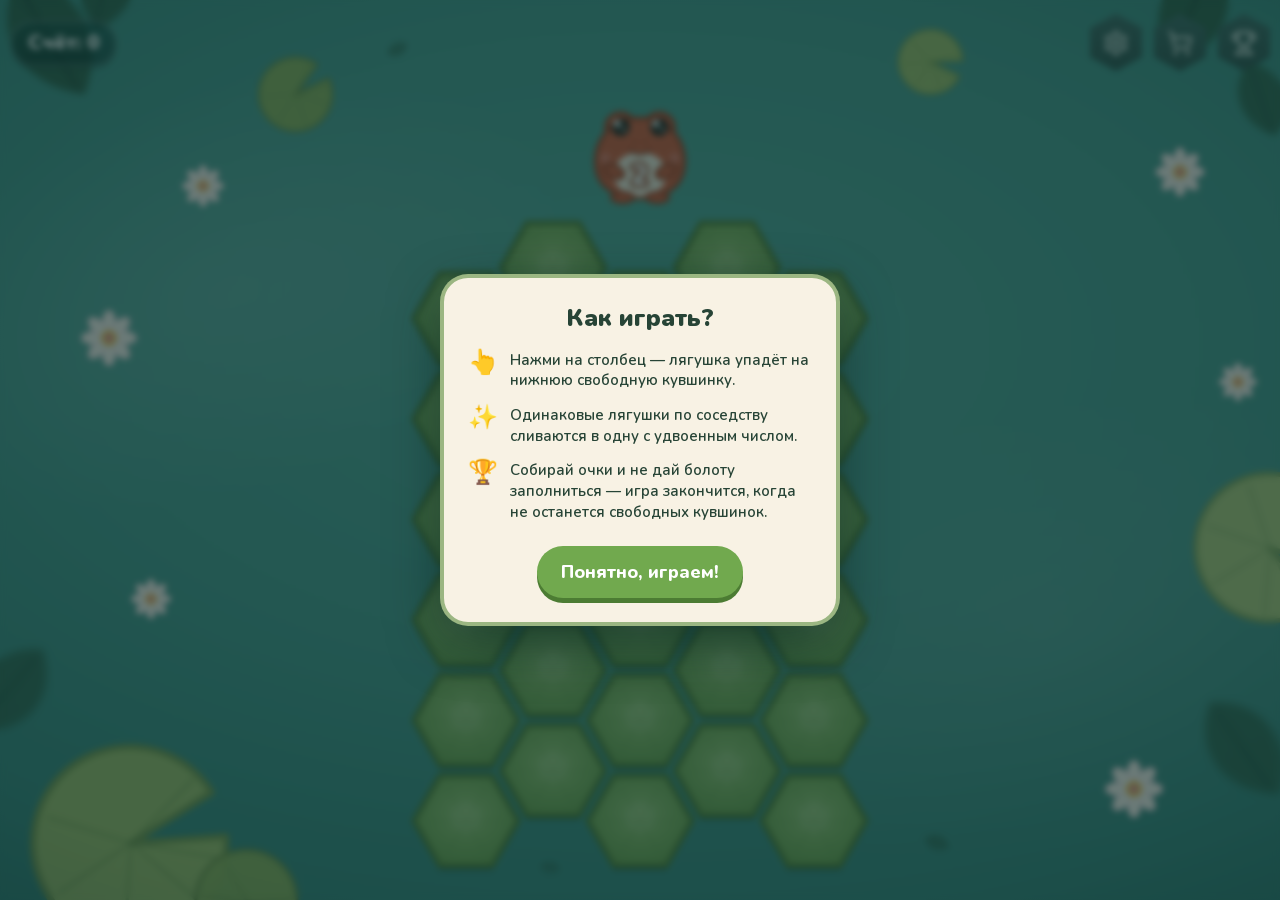
<file: index.html>
<!DOCTYPE html><html lang="ru"><head><meta charSet="utf-8"/><meta name="viewport" content="width=device-width, initial-scale=1, maximum-scale=1, user-scalable=no, viewport-fit=cover"/><link rel="preload" href="./_next/static/media/10e5db483fb7b6ef-s.p.2c8-7nzo1jf9r.woff2" as="font" crossorigin="" type="font/woff2"/><link rel="preload" href="./_next/static/media/29e2a75af8e45044-s.p.2kjei9psvcorz.woff2" as="font" crossorigin="" type="font/woff2"/><link rel="stylesheet" href="./_next/static/chunks/3cjuyfbz8ewuo.css" data-precedence="next"/><link rel="stylesheet" href="./_next/static/chunks/1eilicln31gtu.css" data-precedence="next"/><link rel="preload" as="script" fetchPriority="low" href="./_next/static/chunks/0j1we3cwg31qe.js"/><script src="./_next/static/chunks/1cuyxw6v18rxx.js" async=""></script><script src="./_next/static/chunks/0ohb6jwfe1-fr.js" async=""></script><script src="./_next/static/chunks/turbopack-0hvx9v9vijn-c.js" async=""></script><script src="./_next/static/chunks/3qfy96eoyh-ek.js" async=""></script><script src="./_next/static/chunks/2613ly00bxir2.js" async=""></script><meta name="next-size-adjust" content=""/><link rel="manifest" href="./manifest.webmanifest"/><meta name="theme-color" content="#3B8A80"/><title>Лягухи 2048 — уютная головоломка слияния на болоте</title><meta name="description" content="Бросайте лягушек в столбцы, объединяйте одинаковых и выращивайте гигантских жаб на гексагональных кувшинках. Уютная головоломка в духе 2048."/><meta name="mobile-web-app-capable" content="yes"/><meta name="apple-mobile-web-app-title" content="Лягухи 2048"/><meta name="apple-mobile-web-app-status-bar-style" content="black-translucent"/><link rel="icon" href="./icons/icon.svg" type="image/svg+xml"/><link rel="icon" href="./icons/icon-192.png" sizes="192x192" type="image/png"/><link rel="icon" href="./icons/icon-512.png" sizes="512x512" type="image/png"/><link rel="apple-touch-icon" href="./icons/apple-touch-icon.png"/><script src="./_next/static/chunks/0cz1d0mv5g_q7.js" noModule=""></script></head><body class="X1tZPq_variable antialiased"><div hidden=""><!--$--><!--/$--></div><div class="fixed inset-0" style="background:#3B8A80"></div><!--$--><!--/$--><script>if('serviceWorker' in navigator&&window.self===window.top&&location.protocol==='https:'){window.addEventListener('load',function(){navigator.serviceWorker.register('./sw.js').catch(function(){})})}</script><script id="_R_">(globalThis["TURBOPACK"] || (globalThis["TURBOPACK"] = [])).push({"otherChunks":["static/chunks/0j1we3cwg31qe.js","static/chunks/1cuyxw6v18rxx.js","static/chunks/0ohb6jwfe1-fr.js"],"runtimeModuleIds":[94553]});</script><script src="./_next/static/chunks/0j1we3cwg31qe.js" async=""></script><script>(self.__next_f=self.__next_f||[]).push([0])</script><script>self.__next_f.push([1,"1:\"$Sreact.fragment\"\n2:\"./_next/static/chunks/3qfy96eoyh-ek.js\"\n3:I[39756,[\"$2\"],\"default\"]\n4:I[37457,[\"$2\"],\"default\"]\n6:\"./_next/static/chunks/2613ly00bxir2.js\"\n7:I[95556,[\"$2\",\"$6\"],\"default\"]\n8:I[97367,[\"$2\"],\"OutletBoundary\"]\n9:\"$Sreact.suspense\"\nb:\"ViewportBoundary\"\nc:I[97367,[\"$2\"],\"$b\"]\ne:\"MetadataBoundary\"\nf:I[97367,[\"$2\"],\"$e\"]\n11:I[68027,[\"$2\"],\"default\",1]\n:HL[\"./_next/static/chunks/3cjuyfbz8ewuo.css\",\"style\"]\n:HL[\"./_next/static/chunks/1eilicln31gtu.css\",\"style\"]\n:HL[\"./_next/static/media/10e5db483fb7b6ef-s.p.2c8-7nzo1jf9r.woff2\",\"font\",{\"crossOrigin\":\"\",\"type\":\"font/woff2\"}]\n:HL[\"./_next/static/media/29e2a75af8e45044-s.p.2kjei9psvcorz.woff2\",\"font\",{\"crossOrigin\":\"\",\"type\":\"font/woff2\"}]\n5:[[\"children\",{\"s\":\"__PAGE__\",\"h\":512,\"d\":{\"r\":[\"$\",\"$1\",\"c\",{\"children\":[[\"$\",\"$L7\",null,{}],[[\"$\",\"script\",\"script-0\",{\"src\":\"./_next/static/chunks/2613ly00bxir2.js\",\"async\":true,\"nonce\":\"$undefined\"}]],[\"$\",\"$L8\",null,{\"children\":[\"$\",\"$9\",null,{\"name\":\"Next.MetadataOutlet\",\"children\":\"$@a\"}]}]]}],\"p\":false,\"v\":null}}]]\n"])</script><script>self.__next_f.push([1,"0:{\"P\":null,\"c\":[\"\",\"\"],\"q\":\"\",\"i\":false,\"t\":{\"t\":{\"s\":\"\",\"h\":528,\"d\":{\"r\":[\"$\",\"$1\",\"c\",{\"children\":[[[\"$\",\"link\",\"0\",{\"rel\":\"stylesheet\",\"href\":\"./_next/static/chunks/3cjuyfbz8ewuo.css\",\"precedence\":\"next\",\"crossOrigin\":\"$undefined\",\"nonce\":\"$undefined\"}],[\"$\",\"link\",\"1\",{\"rel\":\"stylesheet\",\"href\":\"./_next/static/chunks/1eilicln31gtu.css\",\"precedence\":\"next\",\"crossOrigin\":\"$undefined\",\"nonce\":\"$undefined\"}],[\"$\",\"script\",\"script-0\",{\"src\":\"./_next/static/chunks/3qfy96eoyh-ek.js\",\"async\":true,\"nonce\":\"$undefined\"}]],[\"$\",\"html\",null,{\"lang\":\"ru\",\"suppressHydrationWarning\":true,\"children\":[[\"$\",\"head\",null,{\"children\":[\"$\",\"link\",null,{\"rel\":\"manifest\",\"href\":\"./manifest.webmanifest\"}]}],[\"$\",\"body\",null,{\"className\":\"X1tZPq_variable antialiased\",\"children\":[[\"$\",\"$L3\",null,{\"parallelRouterKey\":\"children\",\"error\":\"$undefined\",\"errorStyles\":\"$undefined\",\"errorScripts\":\"$undefined\",\"template\":[\"$\",\"$L4\",null,{}],\"templateStyles\":\"$undefined\",\"templateScripts\":\"$undefined\",\"notFound\":[[[\"$\",\"title\",null,{\"children\":\"404: This page could not be found.\"}],[\"$\",\"div\",null,{\"style\":{\"fontFamily\":\"system-ui,\\\"Segoe UI\\\",Roboto,Helvetica,Arial,sans-serif,\\\"Apple Color Emoji\\\",\\\"Segoe UI Emoji\\\"\",\"height\":\"100vh\",\"textAlign\":\"center\",\"display\":\"flex\",\"flexDirection\":\"column\",\"alignItems\":\"center\",\"justifyContent\":\"center\"},\"children\":[\"$\",\"div\",null,{\"children\":[[\"$\",\"style\",null,{\"dangerouslySetInnerHTML\":{\"__html\":\"body{color:#000;background:#fff;margin:0}.next-error-h1{border-right:1px solid rgba(0,0,0,.3)}@media (prefers-color-scheme:dark){body{color:#fff;background:#000}.next-error-h1{border-right:1px solid rgba(255,255,255,.3)}}\"}}],[\"$\",\"h1\",null,{\"className\":\"next-error-h1\",\"style\":{\"display\":\"inline-block\",\"margin\":\"0 20px 0 0\",\"padding\":\"0 23px 0 0\",\"fontSize\":24,\"fontWeight\":500,\"verticalAlign\":\"top\",\"lineHeight\":\"49px\"},\"children\":404}],[\"$\",\"div\",null,{\"style\":{\"display\":\"inline-block\"},\"children\":[\"$\",\"h2\",null,{\"style\":{\"fontSize\":14,\"fontWeight\":400,\"lineHeight\":\"49px\",\"margin\":0},\"children\":\"This page could not be found.\"}]}]]}]}]],[]],\"forbidden\":\"$undefined\",\"unauthorized\":\"$undefined\"}],[\"$\",\"script\",null,{\"dangerouslySetInnerHTML\":{\"__html\":\"if('serviceWorker' in navigator\u0026\u0026window.self===window.top\u0026\u0026location.protocol==='https:'){window.addEventListener('load',function(){navigator.serviceWorker.register('./sw.js').catch(function(){})})}\"}}]]}]]}]]}],\"p\":false,\"v\":null},\"c\":\"$Q5\"},\"h\":{\"r\":[\"$\",\"$1\",\"h\",{\"children\":[null,[\"$\",\"$Lc\",null,{\"children\":\"$Ld\"}],[\"$\",\"$Lf\",null,{\"children\":[[\"$\",\"div\",null,{\"hidden\":true,\"children\":[\"$\",\"$9\",null,{\"name\":\"Next.Metadata\",\"children\":\"$L10\"}]}],null]}],[\"$\",\"meta\",null,{\"name\":\"next-size-adjust\",\"content\":\"\"}]]}],\"p\":false,\"v\":null}},\"m\":\"$undefined\",\"G\":[\"$11\",[[\"$\",\"link\",\"0\",{\"rel\":\"stylesheet\",\"href\":\"./_next/static/chunks/3cjuyfbz8ewuo.css\",\"precedence\":\"next\",\"crossOrigin\":\"$undefined\",\"nonce\":\"$undefined\"}],[\"$\",\"link\",\"1\",{\"rel\":\"stylesheet\",\"href\":\"./_next/static/chunks/1eilicln31gtu.css\",\"precedence\":\"next\",\"crossOrigin\":\"$undefined\",\"nonce\":\"$undefined\"}]]],\"S\":true,\"r\":\"$undefined\",\"s\":\"$undefined\",\"a\":\"$undefined\",\"l\":\"$undefined\",\"p\":\"$undefined\",\"d\":\"$undefined\",\"b\":\"39lNFpUnvs0KHo-IDhnmc\"}\n"])</script><script>self.__next_f.push([1,"d:[[\"$\",\"meta\",\"0\",{\"charSet\":\"utf-8\"}],[\"$\",\"meta\",\"1\",{\"name\":\"viewport\",\"content\":\"width=device-width, initial-scale=1, maximum-scale=1, user-scalable=no, viewport-fit=cover\"}],[\"$\",\"meta\",\"2\",{\"name\":\"theme-color\",\"content\":\"#3B8A80\"}]]\n"])</script><script>self.__next_f.push([1,"12:I[27201,[\"$2\"],\"IconMark\"]\na:null\n10:[[\"$\",\"title\",\"0\",{\"children\":\"Лягухи 2048 — уютная головоломка слияния на болоте\"}],[\"$\",\"meta\",\"1\",{\"name\":\"description\",\"content\":\"Бросайте лягушек в столбцы, объединяйте одинаковых и выращивайте гигантских жаб на гексагональных кувшинках. Уютная головоломка в духе 2048.\"}],[\"$\",\"meta\",\"2\",{\"name\":\"mobile-web-app-capable\",\"content\":\"yes\"}],[\"$\",\"meta\",\"3\",{\"name\":\"apple-mobile-web-app-title\",\"content\":\"Лягухи 2048\"}],[\"$\",\"meta\",\"4\",{\"name\":\"apple-mobile-web-app-status-bar-style\",\"content\":\"black-translucent\"}],[\"$\",\"link\",\"5\",{\"rel\":\"icon\",\"href\":\"./icons/icon.svg\",\"type\":\"image/svg+xml\"}],[\"$\",\"link\",\"6\",{\"rel\":\"icon\",\"href\":\"./icons/icon-192.png\",\"sizes\":\"192x192\",\"type\":\"image/png\"}],[\"$\",\"link\",\"7\",{\"rel\":\"icon\",\"href\":\"./icons/icon-512.png\",\"sizes\":\"512x512\",\"type\":\"image/png\"}],[\"$\",\"link\",\"8\",{\"rel\":\"apple-touch-icon\",\"href\":\"./icons/apple-touch-icon.png\"}],[\"$\",\"$L12\",\"9\",{}]]\n"])</script></body></html>
</file>
<file: _next/static/chunks/3cjuyfbz8ewuo.css>
@font-face{font-family:Nunito;font-style:normal;font-weight:600;font-display:swap;src:url(../media/e27b85d01cb4b1af-s.1zkvd_innyig_.woff2)format("woff2");unicode-range:U+460-52F,U+1C80-1C8A,U+20B4,U+2DE0-2DFF,U+A640-A69F,U+FE2E-FE2F}@font-face{font-family:Nunito;font-style:normal;font-weight:600;font-display:swap;src:url(../media/10e5db483fb7b6ef-s.p.2c8-7nzo1jf9r.woff2)format("woff2");unicode-range:U+301,U+400-45F,U+490-491,U+4B0-4B1,U+2116}@font-face{font-family:Nunito;font-style:normal;font-weight:600;font-display:swap;src:url(../media/01a1b57b2e0cef27-s.1vcas2uk12q5a.woff2)format("woff2");unicode-range:U+102-103,U+110-111,U+128-129,U+168-169,U+1A0-1A1,U+1AF-1B0,U+300-301,U+303-304,U+308-309,U+323,U+329,U+1EA0-1EF9,U+20AB}@font-face{font-family:Nunito;font-style:normal;font-weight:600;font-display:swap;src:url(../media/648e19a466ec92f1-s.2demiz2t05dx4.woff2)format("woff2");unicode-range:U+100-2BA,U+2BD-2C5,U+2C7-2CC,U+2CE-2D7,U+2DD-2FF,U+304,U+308,U+329,U+1D00-1DBF,U+1E00-1E9F,U+1EF2-1EFF,U+2020,U+20A0-20AB,U+20AD-20C4,U+2113,U+2C60-2C7F,U+A720-A7FF}@font-face{font-family:Nunito;font-style:normal;font-weight:600;font-display:swap;src:url(../media/29e2a75af8e45044-s.p.2kjei9psvcorz.woff2)format("woff2");unicode-range:U+??,U+131,U+152-153,U+2BB-2BC,U+2C6,U+2DA,U+2DC,U+304,U+308,U+329,U+2000-206F,U+20AC,U+2122,U+2191,U+2193,U+2212,U+2215,U+FEFF,U+FFFD}@font-face{font-family:Nunito;font-style:normal;font-weight:700;font-display:swap;src:url(../media/e27b85d01cb4b1af-s.1zkvd_innyig_.woff2)format("woff2");unicode-range:U+460-52F,U+1C80-1C8A,U+20B4,U+2DE0-2DFF,U+A640-A69F,U+FE2E-FE2F}@font-face{font-family:Nunito;font-style:normal;font-weight:700;font-display:swap;src:url(../media/10e5db483fb7b6ef-s.p.2c8-7nzo1jf9r.woff2)format("woff2");unicode-range:U+301,U+400-45F,U+490-491,U+4B0-4B1,U+2116}@font-face{font-family:Nunito;font-style:normal;font-weight:700;font-display:swap;src:url(../media/01a1b57b2e0cef27-s.1vcas2uk12q5a.woff2)format("woff2");unicode-range:U+102-103,U+110-111,U+128-129,U+168-169,U+1A0-1A1,U+1AF-1B0,U+300-301,U+303-304,U+308-309,U+323,U+329,U+1EA0-1EF9,U+20AB}@font-face{font-family:Nunito;font-style:normal;font-weight:700;font-display:swap;src:url(../media/648e19a466ec92f1-s.2demiz2t05dx4.woff2)format("woff2");unicode-range:U+100-2BA,U+2BD-2C5,U+2C7-2CC,U+2CE-2D7,U+2DD-2FF,U+304,U+308,U+329,U+1D00-1DBF,U+1E00-1E9F,U+1EF2-1EFF,U+2020,U+20A0-20AB,U+20AD-20C4,U+2113,U+2C60-2C7F,U+A720-A7FF}@font-face{font-family:Nunito;font-style:normal;font-weight:700;font-display:swap;src:url(../media/29e2a75af8e45044-s.p.2kjei9psvcorz.woff2)format("woff2");unicode-range:U+??,U+131,U+152-153,U+2BB-2BC,U+2C6,U+2DA,U+2DC,U+304,U+308,U+329,U+2000-206F,U+20AC,U+2122,U+2191,U+2193,U+2212,U+2215,U+FEFF,U+FFFD}@font-face{font-family:Nunito;font-style:normal;font-weight:800;font-display:swap;src:url(../media/e27b85d01cb4b1af-s.1zkvd_innyig_.woff2)format("woff2");unicode-range:U+460-52F,U+1C80-1C8A,U+20B4,U+2DE0-2DFF,U+A640-A69F,U+FE2E-FE2F}@font-face{font-family:Nunito;font-style:normal;font-weight:800;font-display:swap;src:url(../media/10e5db483fb7b6ef-s.p.2c8-7nzo1jf9r.woff2)format("woff2");unicode-range:U+301,U+400-45F,U+490-491,U+4B0-4B1,U+2116}@font-face{font-family:Nunito;font-style:normal;font-weight:800;font-display:swap;src:url(../media/01a1b57b2e0cef27-s.1vcas2uk12q5a.woff2)format("woff2");unicode-range:U+102-103,U+110-111,U+128-129,U+168-169,U+1A0-1A1,U+1AF-1B0,U+300-301,U+303-304,U+308-309,U+323,U+329,U+1EA0-1EF9,U+20AB}@font-face{font-family:Nunito;font-style:normal;font-weight:800;font-display:swap;src:url(../media/648e19a466ec92f1-s.2demiz2t05dx4.woff2)format("woff2");unicode-range:U+100-2BA,U+2BD-2C5,U+2C7-2CC,U+2CE-2D7,U+2DD-2FF,U+304,U+308,U+329,U+1D00-1DBF,U+1E00-1E9F,U+1EF2-1EFF,U+2020,U+20A0-20AB,U+20AD-20C4,U+2113,U+2C60-2C7F,U+A720-A7FF}@font-face{font-family:Nunito;font-style:normal;font-weight:800;font-display:swap;src:url(../media/29e2a75af8e45044-s.p.2kjei9psvcorz.woff2)format("woff2");unicode-range:U+??,U+131,U+152-153,U+2BB-2BC,U+2C6,U+2DA,U+2DC,U+304,U+308,U+329,U+2000-206F,U+20AC,U+2122,U+2191,U+2193,U+2212,U+2215,U+FEFF,U+FFFD}@font-face{font-family:Nunito;font-style:normal;font-weight:900;font-display:swap;src:url(../media/e27b85d01cb4b1af-s.1zkvd_innyig_.woff2)format("woff2");unicode-range:U+460-52F,U+1C80-1C8A,U+20B4,U+2DE0-2DFF,U+A640-A69F,U+FE2E-FE2F}@font-face{font-family:Nunito;font-style:normal;font-weight:900;font-display:swap;src:url(../media/10e5db483fb7b6ef-s.p.2c8-7nzo1jf9r.woff2)format("woff2");unicode-range:U+301,U+400-45F,U+490-491,U+4B0-4B1,U+2116}@font-face{font-family:Nunito;font-style:normal;font-weight:900;font-display:swap;src:url(../media/01a1b57b2e0cef27-s.1vcas2uk12q5a.woff2)format("woff2");unicode-range:U+102-103,U+110-111,U+128-129,U+168-169,U+1A0-1A1,U+1AF-1B0,U+300-301,U+303-304,U+308-309,U+323,U+329,U+1EA0-1EF9,U+20AB}@font-face{font-family:Nunito;font-style:normal;font-weight:900;font-display:swap;src:url(../media/648e19a466ec92f1-s.2demiz2t05dx4.woff2)format("woff2");unicode-range:U+100-2BA,U+2BD-2C5,U+2C7-2CC,U+2CE-2D7,U+2DD-2FF,U+304,U+308,U+329,U+1D00-1DBF,U+1E00-1E9F,U+1EF2-1EFF,U+2020,U+20A0-20AB,U+20AD-20C4,U+2113,U+2C60-2C7F,U+A720-A7FF}@font-face{font-family:Nunito;font-style:normal;font-weight:900;font-display:swap;src:url(../media/29e2a75af8e45044-s.p.2kjei9psvcorz.woff2)format("woff2");unicode-range:U+??,U+131,U+152-153,U+2BB-2BC,U+2C6,U+2DA,U+2DC,U+304,U+308,U+329,U+2000-206F,U+20AC,U+2122,U+2191,U+2193,U+2212,U+2215,U+FEFF,U+FFFD}@font-face{font-family:Nunito Fallback;src:local(Arial);ascent-override:99.71%;descent-override:34.82%;line-gap-override:0.0%;size-adjust:101.39%}.X1tZPq_className{font-family:Nunito,Nunito Fallback;font-style:normal}.X1tZPq_variable{--font-nunito:"Nunito", "Nunito Fallback"}
</file>
<file: _next/static/chunks/1eilicln31gtu.css>
@layer properties{@supports (((-webkit-hyphens:none)) and (not (margin-trim:block))) or ((-moz-orient:inline) and (not (color:rgb(from red r g b)))){*,:before,:after,::backdrop{--tw-translate-x:0;--tw-translate-y:0;--tw-translate-z:0;--tw-rotate-x:initial;--tw-rotate-y:initial;--tw-rotate-z:initial;--tw-skew-x:initial;--tw-skew-y:initial;--tw-space-y-reverse:0;--tw-space-x-reverse:0;--tw-divide-y-reverse:0;--tw-border-style:solid;--tw-leading:initial;--tw-font-weight:initial;--tw-tracking:initial;--tw-ordinal:initial;--tw-slashed-zero:initial;--tw-numeric-figure:initial;--tw-numeric-spacing:initial;--tw-numeric-fraction:initial;--tw-shadow:0 0 #0000;--tw-shadow-color:initial;--tw-shadow-alpha:100%;--tw-inset-shadow:0 0 #0000;--tw-inset-shadow-color:initial;--tw-inset-shadow-alpha:100%;--tw-ring-color:initial;--tw-ring-shadow:0 0 #0000;--tw-inset-ring-color:initial;--tw-inset-ring-shadow:0 0 #0000;--tw-ring-inset:initial;--tw-ring-offset-width:0px;--tw-ring-offset-color:#fff;--tw-ring-offset-shadow:0 0 #0000;--tw-outline-style:solid;--tw-blur:initial;--tw-brightness:initial;--tw-contrast:initial;--tw-grayscale:initial;--tw-hue-rotate:initial;--tw-invert:initial;--tw-opacity:initial;--tw-saturate:initial;--tw-sepia:initial;--tw-drop-shadow:initial;--tw-drop-shadow-color:initial;--tw-drop-shadow-alpha:100%;--tw-drop-shadow-size:initial;--tw-backdrop-blur:initial;--tw-backdrop-brightness:initial;--tw-backdrop-contrast:initial;--tw-backdrop-grayscale:initial;--tw-backdrop-hue-rotate:initial;--tw-backdrop-invert:initial;--tw-backdrop-opacity:initial;--tw-backdrop-saturate:initial;--tw-backdrop-sepia:initial;--tw-duration:initial;--tw-ease:initial;--tw-content:"";--tw-scale-x:1;--tw-scale-y:1;--tw-scale-z:1;--tw-animation-delay:0s;--tw-animation-direction:normal;--tw-animation-duration:initial;--tw-animation-fill-mode:none;--tw-animation-iteration-count:1;--tw-enter-blur:0;--tw-enter-opacity:1;--tw-enter-rotate:0;--tw-enter-scale:1;--tw-enter-translate-x:0;--tw-enter-translate-y:0;--tw-exit-blur:0;--tw-exit-opacity:1;--tw-exit-rotate:0;--tw-exit-scale:1;--tw-exit-translate-x:0;--tw-exit-translate-y:0}}}@layer theme{:root,:host{--color-red-50:#fef2f2;--color-red-100:#ffe2e2;--color-red-300:#ffa3a3;--color-red-400:#ff6568;--color-red-600:#e40014;--color-red-800:#9f0712;--color-green-100:#dcfce7;--color-green-800:#016630;--color-blue-500:#3080ff;--color-blue-600:#155dfc;--color-gray-500:#6a7282;--color-gray-700:#364153;--color-gray-900:#101828;--color-black:#000;--color-white:#fff;--spacing:.25rem;--container-sm:24rem;--container-lg:32rem;--container-2xl:42rem;--text-xs:.75rem;--text-xs--line-height:calc(1 / .75);--text-sm:.875rem;--text-sm--line-height:calc(1.25 / .875);--text-base:1rem;--text-base--line-height:calc(1.5 / 1);--text-lg:1.125rem;--text-lg--line-height:calc(1.75 / 1.125);--text-xl:1.25rem;--text-xl--line-height:calc(1.75 / 1.25);--text-2xl:1.5rem;--text-2xl--line-height:calc(2 / 1.5);--text-3xl:1.875rem;--text-3xl--line-height:calc(2.25 / 1.875);--font-weight-normal:400;--font-weight-medium:500;--font-weight-semibold:600;--font-weight-bold:700;--font-weight-extrabold:800;--font-weight-black:900;--tracking-tight:-.025em;--tracking-widest:.1em;--leading-snug:1.375;--leading-relaxed:1.625;--radius-xs:.125rem;--radius-2xl:1rem;--ease-out:cubic-bezier(0, 0, .2, 1);--ease-in-out:cubic-bezier(.4, 0, .2, 1);--animate-pulse:pulse 2s cubic-bezier(.4, 0, .6, 1) infinite;--aspect-video:16 / 9;--default-transition-duration:.15s;--default-transition-timing-function:cubic-bezier(.4, 0, .2, 1);--default-font-family:var(--font-geist-sans);--default-mono-font-family:var(--font-geist-mono);--color-border:var(--border)}@supports (color:lab(0% 0 0)){:root,:host{--color-red-50:lab(96.5005% 4.18511 1.52329);--color-red-100:lab(92.243% 10.2865 3.83865);--color-red-300:lab(76.5514% 36.4219 15.5335);--color-red-400:lab(63.7053% 60.7449 31.3109);--color-red-600:lab(48.4493% 77.4328 61.5452);--color-red-800:lab(33.7174% 55.8993 41.0293);--color-green-100:lab(96.186% -13.8464 6.52362);--color-green-800:lab(37.4616% -36.7971 22.9692);--color-blue-500:lab(54.1736% 13.3368 -74.6839);--color-blue-600:lab(44.0605% 29.0279 -86.0352);--color-gray-500:lab(47.7841% -.393212 -10.0268);--color-gray-700:lab(27.1134% -.956401 -12.3224);--color-gray-900:lab(8.11897% .811279 -12.254)}}}@layer base{*,:after,:before,::backdrop{box-sizing:border-box;border:0 solid;margin:0;padding:0}::file-selector-button{box-sizing:border-box;border:0 solid;margin:0;padding:0}html,:host{-webkit-text-size-adjust:100%;tab-size:4;line-height:1.5;font-family:var(--default-font-family,-apple-system, BlinkMacSystemFont, "Segoe UI", Roboto, "Helvetica Neue", "Noto Sans", Arial, sans-serif, "Apple Color Emoji", "Segoe UI Emoji", "Segoe UI Symbol", "Noto Color Emoji");font-feature-settings:var(--default-font-feature-settings,normal);font-variation-settings:var(--default-font-variation-settings,normal);-webkit-tap-highlight-color:transparent}hr{height:0;color:inherit;border-top-width:1px}abbr:where([title]){-webkit-text-decoration:underline dotted;text-decoration:underline dotted}h1,h2,h3,h4,h5,h6{font-size:inherit;font-weight:inherit}a{color:inherit;-webkit-text-decoration:inherit;-webkit-text-decoration:inherit;-webkit-text-decoration:inherit;-webkit-text-decoration:inherit;text-decoration:inherit}b,strong{font-weight:bolder}code,kbd,samp,pre{font-family:var(--default-mono-font-family,ui-monospace, SFMono-Regular, Menlo, Monaco, Consolas, "Liberation Mono", "Courier New", monospace);font-feature-settings:var(--default-mono-font-feature-settings,normal);font-variation-settings:var(--default-mono-font-variation-settings,normal);font-size:1em}small{font-size:80%}sub,sup{vertical-align:baseline;font-size:75%;line-height:0;position:relative}sub{bottom:-.25em}sup{top:-.5em}table{text-indent:0;border-color:inherit;border-collapse:collapse}:-moz-focusring:where(:not(iframe)){outline:auto}progress{vertical-align:baseline}summary{display:list-item}ol,ul,menu{list-style:none}img,svg,video,canvas,audio,iframe,embed,object{vertical-align:middle;display:block}img,video{max-width:100%;height:auto}button,input,select,optgroup,textarea{font:inherit;font-feature-settings:inherit;font-variation-settings:inherit;letter-spacing:inherit;color:inherit;opacity:1;background-color:#0000;border-radius:0}::file-selector-button{font:inherit;font-feature-settings:inherit;font-variation-settings:inherit;letter-spacing:inherit;color:inherit;opacity:1;background-color:#0000;border-radius:0}:where(select:is([multiple],[size])) optgroup{font-weight:bolder}:where(select:is([multiple],[size])) optgroup option{padding-inline-start:20px}::file-selector-button{margin-inline-end:4px}::placeholder{opacity:1}@supports (not ((-webkit-appearance:-apple-pay-button))) or (contain-intrinsic-size:1px){::placeholder{color:currentColor}@supports (color:color-mix(in lab, red, red)){::placeholder{color:color-mix(in oklab, currentcolor 50%, transparent)}}}textarea{resize:vertical}::-webkit-search-decoration{-webkit-appearance:none}::-webkit-date-and-time-value{min-height:1lh;text-align:inherit}::-webkit-datetime-edit{display:inline-flex}::-webkit-datetime-edit-fields-wrapper{padding:0}::-webkit-datetime-edit{padding-block:0}::-webkit-datetime-edit-year-field{padding-block:0}::-webkit-datetime-edit-month-field{padding-block:0}::-webkit-datetime-edit-day-field{padding-block:0}::-webkit-datetime-edit-hour-field{padding-block:0}::-webkit-datetime-edit-minute-field{padding-block:0}::-webkit-datetime-edit-second-field{padding-block:0}::-webkit-datetime-edit-millisecond-field{padding-block:0}::-webkit-datetime-edit-meridiem-field{padding-block:0}::-webkit-calendar-picker-indicator{line-height:1}:-moz-ui-invalid{box-shadow:none}button,input:where([type=button],[type=reset],[type=submit]){appearance:button}::file-selector-button{appearance:button}::-webkit-inner-spin-button{height:auto}::-webkit-outer-spin-button{height:auto}[hidden]:where(:not([hidden=until-found])){display:none!important}*{border-color:var(--border);outline-color:var(--ring)}@supports (color:color-mix(in lab, red, red)){*{outline-color:color-mix(in oklab, var(--ring) 50%, transparent)}}body{background-color:var(--background);color:var(--foreground);font-family:var(--font-nunito), ui-rounded, system-ui, sans-serif}}@layer components;@layer utilities{.\@container\/card-header{container:card-header/inline-size}.pointer-events-auto{pointer-events:auto}.pointer-events-none{pointer-events:none}.invisible{visibility:hidden}.visible{visibility:visible}.sr-only{clip-path:inset(50%);white-space:nowrap;border-width:0;width:1px;height:1px;margin:-1px;padding:0;position:absolute;overflow:hidden}.absolute{position:absolute}.fixed{position:fixed}.relative{position:relative}.static{position:static}.sticky{position:sticky}.inset-0{inset:0}.inset-x-0{inset-inline:0}.inset-y-0{inset-block:0}.-top-12{top:calc(var(--spacing) * -12)}.top-0{top:0}.top-1{top:var(--spacing)}.top-1\.5{top:calc(var(--spacing) * 1.5)}.top-1\/2{top:50%}.top-3\.5{top:calc(var(--spacing) * 3.5)}.top-4{top:calc(var(--spacing) * 4)}.top-\[1px\]{top:1px}.top-\[50\%\]{top:50%}.top-\[60\%\]{top:60%}.top-full{top:100%}.-right-12{right:calc(var(--spacing) * -12)}.right-0{right:0}.right-1{right:var(--spacing)}.right-2{right:calc(var(--spacing) * 2)}.right-3{right:calc(var(--spacing) * 3)}.right-4{right:calc(var(--spacing) * 4)}.-bottom-12{bottom:calc(var(--spacing) * -12)}.bottom-0{bottom:0}.-left-12{left:calc(var(--spacing) * -12)}.left-0{left:0}.left-1\/2{left:50%}.left-2{left:calc(var(--spacing) * 2)}.left-\[50\%\]{left:50%}.isolate{isolation:isolate}.z-10{z-index:10}.z-20{z-index:20}.z-30{z-index:30}.z-40{z-index:40}.z-50{z-index:50}.z-\[1\]{z-index:1}.z-\[60\]{z-index:60}.z-\[100\]{z-index:100}.col-start-2{grid-column-start:2}.row-span-2{grid-row:span 2/span 2}.row-start-1{grid-row-start:1}.container{width:100%}@media (min-width:40rem){.container{max-width:40rem}}@media (min-width:48rem){.container{max-width:48rem}}@media (min-width:64rem){.container{max-width:64rem}}@media (min-width:80rem){.container{max-width:80rem}}@media (min-width:96rem){.container{max-width:96rem}}.-mx-1{margin-inline:calc(var(--spacing) * -1)}.mx-2{margin-inline:calc(var(--spacing) * 2)}.mx-3\.5{margin-inline:calc(var(--spacing) * 3.5)}.mx-auto{margin-inline:auto}.my-0\.5{margin-block:calc(var(--spacing) * .5)}.my-1{margin-block:var(--spacing)}.-mt-4{margin-top:calc(var(--spacing) * -4)}.mt-1\.5{margin-top:calc(var(--spacing) * 1.5)}.mt-2{margin-top:calc(var(--spacing) * 2)}.mt-3{margin-top:calc(var(--spacing) * 3)}.mt-4{margin-top:calc(var(--spacing) * 4)}.mt-6{margin-top:calc(var(--spacing) * 6)}.mt-auto{margin-top:auto}.mb-3{margin-bottom:calc(var(--spacing) * 3)}.mb-4{margin-bottom:calc(var(--spacing) * 4)}.mb-5{margin-bottom:calc(var(--spacing) * 5)}.-ml-4{margin-left:calc(var(--spacing) * -4)}.ml-1{margin-left:var(--spacing)}.ml-auto{margin-left:auto}.line-clamp-1{-webkit-line-clamp:1;-webkit-box-orient:vertical;display:-webkit-box;overflow:hidden}.block{display:block}.flex{display:flex}.grid{display:grid}.hidden{display:none}.inline{display:inline}.inline-block{display:inline-block}.inline-flex{display:inline-flex}.table{display:table}.table-caption{display:table-caption}.table-cell{display:table-cell}.table-row{display:table-row}.field-sizing-content{field-sizing:content}.aspect-square{aspect-ratio:1}.aspect-video{aspect-ratio:var(--aspect-video)}.size-\(--cell-size\){width:var(--cell-size);height:var(--cell-size)}.size-2{width:calc(var(--spacing) * 2);height:calc(var(--spacing) * 2)}.size-2\.5{width:calc(var(--spacing) * 2.5);height:calc(var(--spacing) * 2.5)}.size-3{width:calc(var(--spacing) * 3);height:calc(var(--spacing) * 3)}.size-3\.5{width:calc(var(--spacing) * 3.5);height:calc(var(--spacing) * 3.5)}.size-4{width:calc(var(--spacing) * 4);height:calc(var(--spacing) * 4)}.size-7{width:calc(var(--spacing) * 7);height:calc(var(--spacing) * 7)}.size-8{width:calc(var(--spacing) * 8);height:calc(var(--spacing) * 8)}.size-9{width:calc(var(--spacing) * 9);height:calc(var(--spacing) * 9)}.size-auto{width:auto;height:auto}.size-full{width:100%;height:100%}.h-\(--cell-size\){height:var(--cell-size)}.h-1\.5{height:calc(var(--spacing) * 1.5)}.h-2{height:calc(var(--spacing) * 2)}.h-2\.5{height:calc(var(--spacing) * 2.5)}.h-4{height:calc(var(--spacing) * 4)}.h-5{height:calc(var(--spacing) * 5)}.h-6{height:calc(var(--spacing) * 6)}.h-7{height:calc(var(--spacing) * 7)}.h-8{height:calc(var(--spacing) * 8)}.h-9{height:calc(var(--spacing) * 9)}.h-10{height:calc(var(--spacing) * 10)}.h-12{height:calc(var(--spacing) * 12)}.h-14{height:calc(var(--spacing) * 14)}.h-20{height:calc(var(--spacing) * 20)}.h-80{height:calc(var(--spacing) * 80)}.h-\[1\.15rem\]{height:1.15rem}.h-\[calc\(100\%-1px\)\]{height:calc(100% - 1px)}.h-\[var\(--radix-navigation-menu-viewport-height\)\]{height:var(--radix-navigation-menu-viewport-height)}.h-\[var\(--radix-select-trigger-height\)\]{height:var(--radix-select-trigger-height)}.h-auto{height:auto}.h-full{height:100%}.h-px{height:1px}.h-svh{height:100svh}.max-h-\(--radix-context-menu-content-available-height\){max-height:var(--radix-context-menu-content-available-height)}.max-h-\(--radix-dropdown-menu-content-available-height\){max-height:var(--radix-dropdown-menu-content-available-height)}.max-h-\(--radix-select-content-available-height\){max-height:var(--radix-select-content-available-height)}.max-h-\[86vh\]{max-height:86vh}.max-h-\[300px\]{max-height:300px}.max-h-screen{max-height:100vh}.min-h-0{min-height:0}.min-h-4{min-height:calc(var(--spacing) * 4)}.min-h-16{min-height:calc(var(--spacing) * 16)}.min-h-svh{min-height:100svh}.w-\(--cell-size\){width:var(--cell-size)}.w-\(--sidebar-width\){width:var(--sidebar-width)}.w-0{width:0}.w-1{width:var(--spacing)}.w-2{width:calc(var(--spacing) * 2)}.w-2\.5{width:calc(var(--spacing) * 2.5)}.w-3{width:calc(var(--spacing) * 3)}.w-3\/4{width:75%}.w-4{width:calc(var(--spacing) * 4)}.w-5{width:calc(var(--spacing) * 5)}.w-6{width:calc(var(--spacing) * 6)}.w-8{width:calc(var(--spacing) * 8)}.w-9{width:calc(var(--spacing) * 9)}.w-10{width:calc(var(--spacing) * 10)}.w-14{width:calc(var(--spacing) * 14)}.w-20{width:calc(var(--spacing) * 20)}.w-64{width:calc(var(--spacing) * 64)}.w-72{width:calc(var(--spacing) * 72)}.w-\[100px\]{width:100px}.w-\[min\(92vw\,380px\)\]{width:min(92vw,380px)}.w-\[min\(92vw\,400px\)\]{width:min(92vw,400px)}.w-auto{width:auto}.w-fit{width:fit-content}.w-full{width:100%}.w-max{width:max-content}.w-px{width:1px}.max-w-\(--skeleton-width\){max-width:var(--skeleton-width)}.max-w-2xl{max-width:var(--container-2xl)}.max-w-\[calc\(100\%-2rem\)\]{max-width:calc(100% - 2rem)}.max-w-max{max-width:max-content}.min-w-\(--cell-size\){min-width:var(--cell-size)}.min-w-0{min-width:0}.min-w-5{min-width:calc(var(--spacing) * 5)}.min-w-8{min-width:calc(var(--spacing) * 8)}.min-w-9{min-width:calc(var(--spacing) * 9)}.min-w-10{min-width:calc(var(--spacing) * 10)}.min-w-\[8rem\]{min-width:8rem}.min-w-\[12rem\]{min-width:12rem}.min-w-\[var\(--radix-select-trigger-width\)\]{min-width:var(--radix-select-trigger-width)}.flex-1{flex:1}.shrink-0{flex-shrink:0}.grow{flex-grow:1}.grow-0{flex-grow:0}.basis-full{flex-basis:100%}.caption-bottom{caption-side:bottom}.border-collapse{border-collapse:collapse}.origin-\(--radix-context-menu-content-transform-origin\){transform-origin:var(--radix-context-menu-content-transform-origin)}.origin-\(--radix-dropdown-menu-content-transform-origin\){transform-origin:var(--radix-dropdown-menu-content-transform-origin)}.origin-\(--radix-hover-card-content-transform-origin\){transform-origin:var(--radix-hover-card-content-transform-origin)}.origin-\(--radix-menubar-content-transform-origin\){transform-origin:var(--radix-menubar-content-transform-origin)}.origin-\(--radix-popover-content-transform-origin\){transform-origin:var(--radix-popover-content-transform-origin)}.origin-\(--radix-select-content-transform-origin\){transform-origin:var(--radix-select-content-transform-origin)}.origin-\(--radix-tooltip-content-transform-origin\){transform-origin:var(--radix-tooltip-content-transform-origin)}.-translate-x-1\/2{--tw-translate-x:calc(calc(1 / 2 * 100%) * -1);translate:var(--tw-translate-x) var(--tw-translate-y)}.-translate-x-px{--tw-translate-x:-1px;translate:var(--tw-translate-x) var(--tw-translate-y)}.translate-x-6{--tw-translate-x:calc(var(--spacing) * 6);translate:var(--tw-translate-x) var(--tw-translate-y)}.translate-x-\[-50\%\]{--tw-translate-x:-50%;translate:var(--tw-translate-x) var(--tw-translate-y)}.translate-x-px{--tw-translate-x:1px;translate:var(--tw-translate-x) var(--tw-translate-y)}.-translate-y-1\/2{--tw-translate-y:calc(calc(1 / 2 * 100%) * -1);translate:var(--tw-translate-x) var(--tw-translate-y)}.translate-y-0\.5{--tw-translate-y:calc(var(--spacing) * .5);translate:var(--tw-translate-x) var(--tw-translate-y)}.translate-y-\[-50\%\]{--tw-translate-y:-50%;translate:var(--tw-translate-x) var(--tw-translate-y)}.translate-y-\[calc\(-50\%_-_2px\)\]{--tw-translate-y:calc(-50% - 2px);translate:var(--tw-translate-x) var(--tw-translate-y)}.rotate-45{rotate:45deg}.rotate-90{rotate:90deg}.transform{transform:var(--tw-rotate-x, ) var(--tw-rotate-y, ) var(--tw-rotate-z, ) var(--tw-skew-x, ) var(--tw-skew-y, )}.animate-caret-blink{animation:1.25s ease-out infinite caret-blink}.animate-in{animation:enter var(--tw-animation-duration,var(--tw-duration,.15s))var(--tw-ease,ease)var(--tw-animation-delay,0s)var(--tw-animation-iteration-count,1)var(--tw-animation-direction,normal)var(--tw-animation-fill-mode,none)}.animate-pulse{animation:var(--animate-pulse)}.cursor-default{cursor:default}.touch-none{touch-action:none}.resize{resize:both}.scroll-my-1{scroll-margin-block:var(--spacing)}.scroll-py-1{scroll-padding-block:var(--spacing)}.list-none{list-style-type:none}.auto-rows-min{grid-auto-rows:min-content}.grid-cols-\[0_1fr\]{grid-template-columns:0 1fr}.grid-rows-\[auto_auto\]{grid-template-rows:auto auto}.flex-col{flex-direction:column}.flex-col-reverse{flex-direction:column-reverse}.flex-row{flex-direction:row}.flex-wrap{flex-wrap:wrap}.items-center{align-items:center}.items-end{align-items:flex-end}.items-start{align-items:flex-start}.items-stretch{align-items:stretch}.justify-between{justify-content:space-between}.justify-center{justify-content:center}.justify-items-start{justify-items:start}.gap-0\.5{gap:calc(var(--spacing) * .5)}.gap-1{gap:var(--spacing)}.gap-1\.5{gap:calc(var(--spacing) * 1.5)}.gap-2{gap:calc(var(--spacing) * 2)}.gap-2\.5{gap:calc(var(--spacing) * 2.5)}.gap-3{gap:calc(var(--spacing) * 3)}.gap-4{gap:calc(var(--spacing) * 4)}.gap-6{gap:calc(var(--spacing) * 6)}:where(.space-y-2>:not(:last-child)){--tw-space-y-reverse:0;margin-block-start:calc(calc(var(--spacing) * 2) * var(--tw-space-y-reverse));margin-block-end:calc(calc(var(--spacing) * 2) * calc(1 - var(--tw-space-y-reverse)))}:where(.space-y-3\.5>:not(:last-child)){--tw-space-y-reverse:0;margin-block-start:calc(calc(var(--spacing) * 3.5) * var(--tw-space-y-reverse));margin-block-end:calc(calc(var(--spacing) * 3.5) * calc(1 - var(--tw-space-y-reverse)))}:where(.space-y-4>:not(:last-child)){--tw-space-y-reverse:0;margin-block-start:calc(calc(var(--spacing) * 4) * var(--tw-space-y-reverse));margin-block-end:calc(calc(var(--spacing) * 4) * calc(1 - var(--tw-space-y-reverse)))}:where(.space-x-2>:not(:last-child)){--tw-space-x-reverse:0;margin-inline-start:calc(calc(var(--spacing) * 2) * var(--tw-space-x-reverse));margin-inline-end:calc(calc(var(--spacing) * 2) * calc(1 - var(--tw-space-x-reverse)))}.gap-y-0\.5{row-gap:calc(var(--spacing) * .5)}:where(.divide-y>:not(:last-child)){--tw-divide-y-reverse:0;border-bottom-style:var(--tw-border-style);border-top-style:var(--tw-border-style);border-top-width:calc(1px * var(--tw-divide-y-reverse));border-bottom-width:calc(1px * calc(1 - var(--tw-divide-y-reverse)))}:where(.divide-\[\#E4D9C2\]>:not(:last-child)){border-color:#e4d9c2}.self-start{align-self:flex-start}.justify-self-end{justify-self:flex-end}.truncate{text-overflow:ellipsis;white-space:nowrap;overflow:hidden}.overflow-auto{overflow:auto}.overflow-hidden{overflow:hidden}.overflow-x-auto{overflow-x:auto}.overflow-x-hidden{overflow-x:hidden}.overflow-y-auto{overflow-y:auto}.rounded{border-radius:.25rem}.rounded-2xl{border-radius:var(--radius-2xl)}.rounded-\[2px\]{border-radius:2px}.rounded-\[4px\]{border-radius:4px}.rounded-\[28px\]{border-radius:28px}.rounded-\[inherit\]{border-radius:inherit}.rounded-full{border-radius:2147483647px}.rounded-lg{border-radius:var(--radius)}.rounded-md{border-radius:calc(var(--radius) - 2px)}.rounded-none{border-radius:0}.rounded-sm{border-radius:calc(var(--radius) - 4px)}.rounded-xl{border-radius:calc(var(--radius) + 4px)}.rounded-xs{border-radius:var(--radius-xs)}.rounded-l-md{border-top-left-radius:calc(var(--radius) - 2px);border-bottom-left-radius:calc(var(--radius) - 2px)}.rounded-tl-sm{border-top-left-radius:calc(var(--radius) - 4px)}.rounded-r-md{border-top-right-radius:calc(var(--radius) - 2px);border-bottom-right-radius:calc(var(--radius) - 2px)}.border{border-style:var(--tw-border-style);border-width:1px}.border-4{border-style:var(--tw-border-style);border-width:4px}.border-\[1\.5px\]{border-style:var(--tw-border-style);border-width:1.5px}.border-y{border-block-style:var(--tw-border-style);border-block-width:1px}.border-t{border-top-style:var(--tw-border-style);border-top-width:1px}.border-r{border-right-style:var(--tw-border-style);border-right-width:1px}.border-b{border-bottom-style:var(--tw-border-style);border-bottom-width:1px}.border-l{border-left-style:var(--tw-border-style);border-left-width:1px}.border-dashed{--tw-border-style:dashed;border-style:dashed}.border-\(--color-border\){border-color:var(--color-border)}.border-\[\#5E9042\]\/60{border-color:#5e904299;border-color:lab(54.8805% -28.4851 35.3696/.6)}.border-border\/50{border-color:var(--border)}@supports (color:color-mix(in lab, red, red)){.border-border\/50{border-color:color-mix(in oklab, var(--border) 50%, transparent)}}.border-destructive{border-color:var(--destructive)}.border-input{border-color:var(--input)}.border-primary{border-color:var(--primary)}.border-sidebar-border{border-color:var(--sidebar-border)}.border-transparent{border-color:#0000}.border-white\/70{border-color:#ffffffb3}@supports (color:color-mix(in lab, red, red)){.border-white\/70{border-color:color-mix(in oklab, var(--color-white) 70%, transparent)}}.border-t-transparent{border-top-color:#0000}.border-l-transparent{border-left-color:#0000}.bg-\(--color-bg\){background-color:var(--color-bg)}.bg-\[\#0B2B28\]\/60{background-color:#0b2b2899;background-color:lab(15.142% -12.8407 -1.71505/.6)}.bg-\[\#0B2B28\]\/65{background-color:#0b2b28a6;background-color:lab(15.142% -12.8407 -1.71505/.65)}.bg-\[\#5C7A72\]{background-color:#5c7a72}.bg-\[\#71A94E\]{background-color:#71a94e}.bg-\[\#C9BC9F\]{background-color:#c9bc9f}.bg-\[\#D85B3B\]{background-color:#d85b3b}.bg-\[\#E9DFC8\]{background-color:#e9dfc8}.bg-\[\#EFE7D2\]{background-color:#efe7d2}.bg-\[\#F8F2E4\]{background-color:#f8f2e4}.bg-\[\#FFD84D\]{background-color:#ffd84d}.bg-accent{background-color:var(--accent)}.bg-background{background-color:var(--background)}.bg-black\/50{background-color:#00000080}@supports (color:color-mix(in lab, red, red)){.bg-black\/50{background-color:color-mix(in oklab, var(--color-black) 50%, transparent)}}.bg-border{background-color:var(--border)}.bg-card{background-color:var(--card)}.bg-destructive{background-color:var(--destructive)}.bg-foreground{background-color:var(--foreground)}.bg-green-100{background-color:var(--color-green-100)}.bg-muted,.bg-muted\/50{background-color:var(--muted)}@supports (color:color-mix(in lab, red, red)){.bg-muted\/50{background-color:color-mix(in oklab, var(--muted) 50%, transparent)}}.bg-popover{background-color:var(--popover)}.bg-primary,.bg-primary\/20{background-color:var(--primary)}@supports (color:color-mix(in lab, red, red)){.bg-primary\/20{background-color:color-mix(in oklab, var(--primary) 20%, transparent)}}.bg-red-100{background-color:var(--color-red-100)}.bg-secondary{background-color:var(--secondary)}.bg-sidebar{background-color:var(--sidebar)}.bg-sidebar-border{background-color:var(--sidebar-border)}.bg-transparent{background-color:#0000}.bg-white{background-color:var(--color-white)}.fill-current{fill:currentColor}.fill-primary{fill:var(--primary)}.p-0{padding:0}.p-1{padding:var(--spacing)}.p-2{padding:calc(var(--spacing) * 2)}.p-3{padding:calc(var(--spacing) * 3)}.p-4{padding:calc(var(--spacing) * 4)}.p-5{padding:calc(var(--spacing) * 5)}.p-6{padding:calc(var(--spacing) * 6)}.p-\[3px\]{padding:3px}.p-px{padding:1px}.\!px-4{padding-inline:calc(var(--spacing) * 4)!important}.px-\(--cell-size\){padding-inline:var(--cell-size)}.px-1{padding-inline:var(--spacing)}.px-1\.5{padding-inline:calc(var(--spacing) * 1.5)}.px-2{padding-inline:calc(var(--spacing) * 2)}.px-2\.5{padding-inline:calc(var(--spacing) * 2.5)}.px-3{padding-inline:calc(var(--spacing) * 3)}.px-4{padding-inline:calc(var(--spacing) * 4)}.px-6{padding-inline:calc(var(--spacing) * 6)}.\!py-2{padding-block:calc(var(--spacing) * 2)!important}.py-0\.5{padding-block:calc(var(--spacing) * .5)}.py-1{padding-block:var(--spacing)}.py-1\.5{padding-block:calc(var(--spacing) * 1.5)}.py-2{padding-block:calc(var(--spacing) * 2)}.py-2\.5{padding-block:calc(var(--spacing) * 2.5)}.py-3{padding-block:calc(var(--spacing) * 3)}.py-4{padding-block:calc(var(--spacing) * 4)}.py-6{padding-block:calc(var(--spacing) * 6)}.pt-0{padding-top:0}.pt-3{padding-top:calc(var(--spacing) * 3)}.pt-4{padding-top:calc(var(--spacing) * 4)}.pr-1{padding-right:var(--spacing)}.pr-2{padding-right:calc(var(--spacing) * 2)}.pr-2\.5{padding-right:calc(var(--spacing) * 2.5)}.pr-6{padding-right:calc(var(--spacing) * 6)}.pr-8{padding-right:calc(var(--spacing) * 8)}.pb-2{padding-bottom:calc(var(--spacing) * 2)}.pb-3{padding-bottom:calc(var(--spacing) * 3)}.pb-4{padding-bottom:calc(var(--spacing) * 4)}.pl-2{padding-left:calc(var(--spacing) * 2)}.pl-4{padding-left:calc(var(--spacing) * 4)}.pl-8{padding-left:calc(var(--spacing) * 8)}.text-center{text-align:center}.text-left{text-align:left}.align-middle{vertical-align:middle}.font-mono{font-family:var(--font-geist-mono)}.\!text-base{font-size:var(--text-base)!important;line-height:var(--tw-leading,var(--text-base--line-height))!important}.text-2xl{font-size:var(--text-2xl);line-height:var(--tw-leading,var(--text-2xl--line-height))}.text-3xl{font-size:var(--text-3xl);line-height:var(--tw-leading,var(--text-3xl--line-height))}.text-base{font-size:var(--text-base);line-height:var(--tw-leading,var(--text-base--line-height))}.text-lg{font-size:var(--text-lg);line-height:var(--tw-leading,var(--text-lg--line-height))}.text-sm{font-size:var(--text-sm);line-height:var(--tw-leading,var(--text-sm--line-height))}.text-xl{font-size:var(--text-xl);line-height:var(--tw-leading,var(--text-xl--line-height))}.text-xs{font-size:var(--text-xs);line-height:var(--tw-leading,var(--text-xs--line-height))}.text-\[0\.8rem\]{font-size:.8rem}.text-\[15px\]{font-size:15px}.leading-none{--tw-leading:1;line-height:1}.leading-snug{--tw-leading:var(--leading-snug);line-height:var(--leading-snug)}.font-black{--tw-font-weight:var(--font-weight-black);font-weight:var(--font-weight-black)}.font-bold{--tw-font-weight:var(--font-weight-bold);font-weight:var(--font-weight-bold)}.font-extrabold{--tw-font-weight:var(--font-weight-extrabold);font-weight:var(--font-weight-extrabold)}.font-medium{--tw-font-weight:var(--font-weight-medium);font-weight:var(--font-weight-medium)}.font-normal{--tw-font-weight:var(--font-weight-normal);font-weight:var(--font-weight-normal)}.font-semibold{--tw-font-weight:var(--font-weight-semibold);font-weight:var(--font-weight-semibold)}.tracking-tight{--tw-tracking:var(--tracking-tight);letter-spacing:var(--tracking-tight)}.tracking-widest{--tw-tracking:var(--tracking-widest);letter-spacing:var(--tracking-widest)}.text-balance{text-wrap:balance}.break-words{overflow-wrap:break-word}.whitespace-nowrap{white-space:nowrap}.text-\[\#4C7C33\]{color:#4c7c33}.text-\[\#7A5A00\]{color:#7a5a00}.text-\[\#8A7B5C\]{color:#8a7b5c}.text-\[\#274436\]{color:#274436}.text-\[\#D9A62E\]{color:#d9a62e}.text-accent-foreground{color:var(--accent-foreground)}.text-blue-500{color:var(--color-blue-500)}.text-blue-600{color:var(--color-blue-600)}.text-card-foreground{color:var(--card-foreground)}.text-current{color:currentColor}.text-destructive{color:var(--destructive)}.text-foreground,.text-foreground\/50{color:var(--foreground)}@supports (color:color-mix(in lab, red, red)){.text-foreground\/50{color:color-mix(in oklab, var(--foreground) 50%, transparent)}}.text-gray-500{color:var(--color-gray-500)}.text-gray-700{color:var(--color-gray-700)}.text-gray-900{color:var(--color-gray-900)}.text-green-800{color:var(--color-green-800)}.text-muted-foreground{color:var(--muted-foreground)}.text-popover-foreground{color:var(--popover-foreground)}.text-primary{color:var(--primary)}.text-primary-foreground{color:var(--primary-foreground)}.text-red-800{color:var(--color-red-800)}.text-secondary-foreground{color:var(--secondary-foreground)}.text-sidebar-foreground,.text-sidebar-foreground\/70{color:var(--sidebar-foreground)}@supports (color:color-mix(in lab, red, red)){.text-sidebar-foreground\/70{color:color-mix(in oklab, var(--sidebar-foreground) 70%, transparent)}}.text-white{color:var(--color-white)}.italic{font-style:italic}.tabular-nums{--tw-numeric-spacing:tabular-nums;font-variant-numeric:var(--tw-ordinal, ) var(--tw-slashed-zero, ) var(--tw-numeric-figure, ) var(--tw-numeric-spacing, ) var(--tw-numeric-fraction, )}.underline-offset-4{text-underline-offset:4px}.antialiased{-webkit-font-smoothing:antialiased;-moz-osx-font-smoothing:grayscale}.opacity-0{opacity:0}.opacity-50{opacity:.5}.opacity-70{opacity:.7}.opacity-90{opacity:.9}.shadow{--tw-shadow:0 1px 3px 0 var(--tw-shadow-color,#0000001a), 0 1px 2px -1px var(--tw-shadow-color,#0000001a);box-shadow:var(--tw-inset-shadow), var(--tw-inset-ring-shadow), var(--tw-ring-offset-shadow), var(--tw-ring-shadow), var(--tw-shadow)}.shadow-\[0_0_0_1px_hsl\(var\(--sidebar-border\)\)\]{--tw-shadow:0 0 0 1px var(--tw-shadow-color,hsl(var(--sidebar-border)));box-shadow:var(--tw-inset-shadow), var(--tw-inset-ring-shadow), var(--tw-ring-offset-shadow), var(--tw-ring-shadow), var(--tw-shadow)}.shadow-\[0_5px_0_\#4C7C33\]{--tw-shadow:0 5px 0 var(--tw-shadow-color,#4c7c33);box-shadow:var(--tw-inset-shadow), var(--tw-inset-ring-shadow), var(--tw-ring-offset-shadow), var(--tw-ring-shadow), var(--tw-shadow)}.shadow-\[0_5px_0_\#41594F\]{--tw-shadow:0 5px 0 var(--tw-shadow-color,#41594f);box-shadow:var(--tw-inset-shadow), var(--tw-inset-ring-shadow), var(--tw-ring-offset-shadow), var(--tw-ring-shadow), var(--tw-shadow)}.shadow-\[0_5px_0_\#A63E22\]{--tw-shadow:0 5px 0 var(--tw-shadow-color,#a63e22);box-shadow:var(--tw-inset-shadow), var(--tw-inset-ring-shadow), var(--tw-ring-offset-shadow), var(--tw-ring-shadow), var(--tw-shadow)}.shadow-\[0_18px_50px_rgba\(6\,35\,32\,0\.5\)\]{--tw-shadow:0 18px 50px var(--tw-shadow-color,#06232080);box-shadow:var(--tw-inset-shadow), var(--tw-inset-ring-shadow), var(--tw-ring-offset-shadow), var(--tw-ring-shadow), var(--tw-shadow)}.shadow-\[0_18px_50px_rgba\(6\,35\,32\,0\.45\)\]{--tw-shadow:0 18px 50px var(--tw-shadow-color,#06232073);box-shadow:var(--tw-inset-shadow), var(--tw-inset-ring-shadow), var(--tw-ring-offset-shadow), var(--tw-ring-shadow), var(--tw-shadow)}.shadow-lg{--tw-shadow:0 10px 15px -3px var(--tw-shadow-color,#0000001a), 0 4px 6px -4px var(--tw-shadow-color,#0000001a);box-shadow:var(--tw-inset-shadow), var(--tw-inset-ring-shadow), var(--tw-ring-offset-shadow), var(--tw-ring-shadow), var(--tw-shadow)}.shadow-md{--tw-shadow:0 4px 6px -1px var(--tw-shadow-color,#0000001a), 0 2px 4px -2px var(--tw-shadow-color,#0000001a);box-shadow:var(--tw-inset-shadow), var(--tw-inset-ring-shadow), var(--tw-ring-offset-shadow), var(--tw-ring-shadow), var(--tw-shadow)}.shadow-none{--tw-shadow:0 0 #0000;box-shadow:var(--tw-inset-shadow), var(--tw-inset-ring-shadow), var(--tw-ring-offset-shadow), var(--tw-ring-shadow), var(--tw-shadow)}.shadow-sm{--tw-shadow:0 1px 3px 0 var(--tw-shadow-color,#0000001a), 0 1px 2px -1px var(--tw-shadow-color,#0000001a);box-shadow:var(--tw-inset-shadow), var(--tw-inset-ring-shadow), var(--tw-ring-offset-shadow), var(--tw-ring-shadow), var(--tw-shadow)}.shadow-xl{--tw-shadow:0 20px 25px -5px var(--tw-shadow-color,#0000001a), 0 8px 10px -6px var(--tw-shadow-color,#0000001a);box-shadow:var(--tw-inset-shadow), var(--tw-inset-ring-shadow), var(--tw-ring-offset-shadow), var(--tw-ring-shadow), var(--tw-shadow)}.shadow-xs{--tw-shadow:0 1px 2px 0 var(--tw-shadow-color,#0000000d);box-shadow:var(--tw-inset-shadow), var(--tw-inset-ring-shadow), var(--tw-ring-offset-shadow), var(--tw-ring-shadow), var(--tw-shadow)}.ring{--tw-ring-shadow:var(--tw-ring-inset, ) 0 0 0 calc(1px + var(--tw-ring-offset-width)) var(--tw-ring-color,currentcolor);box-shadow:var(--tw-inset-shadow), var(--tw-inset-ring-shadow), var(--tw-ring-offset-shadow), var(--tw-ring-shadow), var(--tw-shadow)}.ring-0{--tw-ring-shadow:var(--tw-ring-inset, ) 0 0 0 calc(0px + var(--tw-ring-offset-width)) var(--tw-ring-color,currentcolor);box-shadow:var(--tw-inset-shadow), var(--tw-inset-ring-shadow), var(--tw-ring-offset-shadow), var(--tw-ring-shadow), var(--tw-shadow)}.ring-ring\/50{--tw-ring-color:var(--ring)}@supports (color:color-mix(in lab, red, red)){.ring-ring\/50{--tw-ring-color:color-mix(in oklab, var(--ring) 50%, transparent)}}.ring-sidebar-ring{--tw-ring-color:var(--sidebar-ring)}.ring-offset-background{--tw-ring-offset-color:var(--background)}.outline-hidden{--tw-outline-style:none;outline-style:none}@media (forced-colors:active){.outline-hidden{outline-offset:2px;outline:2px solid #0000}}.outline{outline-style:var(--tw-outline-style);outline-width:1px}.blur{--tw-blur:blur(8px);filter:var(--tw-blur, ) var(--tw-brightness, ) var(--tw-contrast, ) var(--tw-grayscale, ) var(--tw-hue-rotate, ) var(--tw-invert, ) var(--tw-saturate, ) var(--tw-sepia, ) var(--tw-drop-shadow, )}.filter{filter:var(--tw-blur, ) var(--tw-brightness, ) var(--tw-contrast, ) var(--tw-grayscale, ) var(--tw-hue-rotate, ) var(--tw-invert, ) var(--tw-saturate, ) var(--tw-sepia, ) var(--tw-drop-shadow, )}.backdrop-blur-\[3px\]{--tw-backdrop-blur:blur(3px);-webkit-backdrop-filter:var(--tw-backdrop-blur, ) var(--tw-backdrop-brightness, ) var(--tw-backdrop-contrast, ) var(--tw-backdrop-grayscale, ) var(--tw-backdrop-hue-rotate, ) var(--tw-backdrop-invert, ) var(--tw-backdrop-opacity, ) var(--tw-backdrop-saturate, ) var(--tw-backdrop-sepia, );backdrop-filter:var(--tw-backdrop-blur, ) var(--tw-backdrop-brightness, ) var(--tw-backdrop-contrast, ) var(--tw-backdrop-grayscale, ) var(--tw-backdrop-hue-rotate, ) var(--tw-backdrop-invert, ) var(--tw-backdrop-opacity, ) var(--tw-backdrop-saturate, ) var(--tw-backdrop-sepia, )}.transition{transition-property:color,background-color,border-color,outline-color,text-decoration-color,fill,stroke,--tw-gradient-from,--tw-gradient-via,--tw-gradient-to,opacity,box-shadow,transform,translate,scale,rotate,filter,-webkit-backdrop-filter,backdrop-filter,display,content-visibility,overlay,pointer-events;transition-timing-function:var(--tw-ease,var(--default-transition-timing-function));transition-duration:var(--tw-duration,var(--default-transition-duration))}.transition-\[color\,box-shadow\]{transition-property:color,box-shadow;transition-timing-function:var(--tw-ease,var(--default-transition-timing-function));transition-duration:var(--tw-duration,var(--default-transition-duration))}.transition-\[left\,right\,width\]{transition-property:left,right,width;transition-timing-function:var(--tw-ease,var(--default-transition-timing-function));transition-duration:var(--tw-duration,var(--default-transition-duration))}.transition-\[margin\,opacity\]{transition-property:margin,opacity;transition-timing-function:var(--tw-ease,var(--default-transition-timing-function));transition-duration:var(--tw-duration,var(--default-transition-duration))}.transition-\[width\,height\,padding\]{transition-property:width,height,padding;transition-timing-function:var(--tw-ease,var(--default-transition-timing-function));transition-duration:var(--tw-duration,var(--default-transition-duration))}.transition-\[width\]{transition-property:width;transition-timing-function:var(--tw-ease,var(--default-transition-timing-function));transition-duration:var(--tw-duration,var(--default-transition-duration))}.transition-all{transition-property:all;transition-timing-function:var(--tw-ease,var(--default-transition-timing-function));transition-duration:var(--tw-duration,var(--default-transition-duration))}.transition-colors{transition-property:color,background-color,border-color,outline-color,text-decoration-color,fill,stroke,--tw-gradient-from,--tw-gradient-via,--tw-gradient-to;transition-timing-function:var(--tw-ease,var(--default-transition-timing-function));transition-duration:var(--tw-duration,var(--default-transition-duration))}.transition-opacity{transition-property:opacity;transition-timing-function:var(--tw-ease,var(--default-transition-timing-function));transition-duration:var(--tw-duration,var(--default-transition-duration))}.transition-shadow{transition-property:box-shadow;transition-timing-function:var(--tw-ease,var(--default-transition-timing-function));transition-duration:var(--tw-duration,var(--default-transition-duration))}.transition-transform{transition-property:transform,translate,scale,rotate;transition-timing-function:var(--tw-ease,var(--default-transition-timing-function));transition-duration:var(--tw-duration,var(--default-transition-duration))}.transition-none{transition-property:none}.duration-200{--tw-duration:.2s;transition-duration:.2s}.duration-300{--tw-duration:.3s;transition-duration:.3s}.duration-1000{--tw-duration:1s;transition-duration:1s}.ease-in-out{--tw-ease:var(--ease-in-out);transition-timing-function:var(--ease-in-out)}.ease-linear{--tw-ease:linear;transition-timing-function:linear}.ease-out{--tw-ease:var(--ease-out);transition-timing-function:var(--ease-out)}.fade-in-0{--tw-enter-opacity:0}.outline-none{--tw-outline-style:none;outline-style:none}.select-none{-webkit-user-select:none;user-select:none}.zoom-in-95{--tw-enter-scale:.95}.\[--cell-size\:--spacing\(8\)\]{--cell-size:calc(var(--spacing) * 8)}.fade-in{--tw-enter-opacity:0}.running{animation-play-state:running}:is(:where(.group\/menu-item):focus-within .group-focus-within\/menu-item\:opacity-100){opacity:1}@media (hover:hover){:is(:where(.group):hover .group-hover\:opacity-100),:is(:where(.group\/menu-item):hover .group-hover\/menu-item\:opacity-100){opacity:1}}:is(:where(.group\/menu-item):has([data-sidebar=menu-action]) .group-has-data-\[sidebar\=menu-action\]\/menu-item\:pr-8){padding-right:calc(var(--spacing) * 8)}:is(:where(.group)[data-collapsible=icon] .group-data-\[collapsible\=icon\]\:-mt-8){margin-top:calc(var(--spacing) * -8)}:is(:where(.group)[data-collapsible=icon] .group-data-\[collapsible\=icon\]\:hidden){display:none}:is(:where(.group)[data-collapsible=icon] .group-data-\[collapsible\=icon\]\:size-8\!){width:calc(var(--spacing) * 8)!important;height:calc(var(--spacing) * 8)!important}:is(:where(.group)[data-collapsible=icon] .group-data-\[collapsible\=icon\]\:w-\(--sidebar-width-icon\)){width:var(--sidebar-width-icon)}:is(:where(.group)[data-collapsible=icon] .group-data-\[collapsible\=icon\]\:w-\[calc\(var\(--sidebar-width-icon\)\+\(--spacing\(4\)\)\)\]){width:calc(var(--sidebar-width-icon) + (calc(var(--spacing) * 4)))}:is(:where(.group)[data-collapsible=icon] .group-data-\[collapsible\=icon\]\:w-\[calc\(var\(--sidebar-width-icon\)\+\(--spacing\(4\)\)\+2px\)\]){width:calc(var(--sidebar-width-icon) + (calc(var(--spacing) * 4)) + 2px)}:is(:where(.group)[data-collapsible=icon] .group-data-\[collapsible\=icon\]\:overflow-hidden){overflow:hidden}:is(:where(.group)[data-collapsible=icon] .group-data-\[collapsible\=icon\]\:p-0\!){padding:0!important}:is(:where(.group)[data-collapsible=icon] .group-data-\[collapsible\=icon\]\:p-2\!){padding:calc(var(--spacing) * 2)!important}:is(:where(.group)[data-collapsible=icon] .group-data-\[collapsible\=icon\]\:opacity-0){opacity:0}:is(:where(.group)[data-collapsible=offcanvas] .group-data-\[collapsible\=offcanvas\]\:right-\[calc\(var\(--sidebar-width\)\*-1\)\]){right:calc(var(--sidebar-width) * -1)}:is(:where(.group)[data-collapsible=offcanvas] .group-data-\[collapsible\=offcanvas\]\:left-\[calc\(var\(--sidebar-width\)\*-1\)\]){left:calc(var(--sidebar-width) * -1)}:is(:where(.group)[data-collapsible=offcanvas] .group-data-\[collapsible\=offcanvas\]\:w-0){width:0}:is(:where(.group)[data-collapsible=offcanvas] .group-data-\[collapsible\=offcanvas\]\:translate-x-0){--tw-translate-x:0px;translate:var(--tw-translate-x) var(--tw-translate-y)}:is(:where(.group)[data-disabled=true] .group-data-\[disabled\=true\]\:pointer-events-none){pointer-events:none}:is(:where(.group)[data-disabled=true] .group-data-\[disabled\=true\]\:opacity-50){opacity:.5}:is(:where(.group\/day)[data-focused=true] .group-data-\[focused\=true\]\/day\:relative){position:relative}:is(:where(.group\/day)[data-focused=true] .group-data-\[focused\=true\]\/day\:z-10){z-index:10}:is(:where(.group\/day)[data-focused=true] .group-data-\[focused\=true\]\/day\:border-ring){border-color:var(--ring)}:is(:where(.group\/day)[data-focused=true] .group-data-\[focused\=true\]\/day\:ring-\[3px\]){--tw-ring-shadow:var(--tw-ring-inset, ) 0 0 0 calc(3px + var(--tw-ring-offset-width)) var(--tw-ring-color,currentcolor);box-shadow:var(--tw-inset-shadow), var(--tw-inset-ring-shadow), var(--tw-ring-offset-shadow), var(--tw-ring-shadow), var(--tw-shadow)}:is(:where(.group\/day)[data-focused=true] .group-data-\[focused\=true\]\/day\:ring-ring\/50){--tw-ring-color:var(--ring)}@supports (color:color-mix(in lab, red, red)){:is(:where(.group\/day)[data-focused=true] .group-data-\[focused\=true\]\/day\:ring-ring\/50){--tw-ring-color:color-mix(in oklab, var(--ring) 50%, transparent)}}:is(:where(.group)[data-side=left] .group-data-\[side\=left\]\:-right-4){right:calc(var(--spacing) * -4)}:is(:where(.group)[data-side=left] .group-data-\[side\=left\]\:border-r){border-right-style:var(--tw-border-style);border-right-width:1px}:is(:where(.group)[data-side=right] .group-data-\[side\=right\]\:left-0){left:0}:is(:where(.group)[data-side=right] .group-data-\[side\=right\]\:rotate-180){rotate:180deg}:is(:where(.group)[data-side=right] .group-data-\[side\=right\]\:border-l){border-left-style:var(--tw-border-style);border-left-width:1px}:is(:where(.group)[data-state=open] .group-data-\[state\=open\]\:rotate-180){rotate:180deg}:is(:where(.group)[data-variant=floating] .group-data-\[variant\=floating\]\:rounded-lg){border-radius:var(--radius)}:is(:where(.group)[data-variant=floating] .group-data-\[variant\=floating\]\:border){border-style:var(--tw-border-style);border-width:1px}:is(:where(.group)[data-variant=floating] .group-data-\[variant\=floating\]\:border-sidebar-border){border-color:var(--sidebar-border)}:is(:where(.group)[data-variant=floating] .group-data-\[variant\=floating\]\:shadow-sm){--tw-shadow:0 1px 3px 0 var(--tw-shadow-color,#0000001a), 0 1px 2px -1px var(--tw-shadow-color,#0000001a);box-shadow:var(--tw-inset-shadow), var(--tw-inset-ring-shadow), var(--tw-ring-offset-shadow), var(--tw-ring-shadow), var(--tw-shadow)}:is(:where(.group\/drawer-content)[data-vaul-drawer-direction=bottom] .group-data-\[vaul-drawer-direction\=bottom\]\/drawer-content\:block){display:block}:is(:where(.group\/drawer-content)[data-vaul-drawer-direction=bottom] .group-data-\[vaul-drawer-direction\=bottom\]\/drawer-content\:text-center),:is(:where(.group\/drawer-content)[data-vaul-drawer-direction=top] .group-data-\[vaul-drawer-direction\=top\]\/drawer-content\:text-center){text-align:center}:is(:where(.group\/navigation-menu)[data-viewport=false] .group-data-\[viewport\=false\]\/navigation-menu\:top-full){top:100%}:is(:where(.group\/navigation-menu)[data-viewport=false] .group-data-\[viewport\=false\]\/navigation-menu\:mt-1\.5){margin-top:calc(var(--spacing) * 1.5)}:is(:where(.group\/navigation-menu)[data-viewport=false] .group-data-\[viewport\=false\]\/navigation-menu\:overflow-hidden){overflow:hidden}:is(:where(.group\/navigation-menu)[data-viewport=false] .group-data-\[viewport\=false\]\/navigation-menu\:rounded-md){border-radius:calc(var(--radius) - 2px)}:is(:where(.group\/navigation-menu)[data-viewport=false] .group-data-\[viewport\=false\]\/navigation-menu\:border){border-style:var(--tw-border-style);border-width:1px}:is(:where(.group\/navigation-menu)[data-viewport=false] .group-data-\[viewport\=false\]\/navigation-menu\:bg-popover){background-color:var(--popover)}:is(:where(.group\/navigation-menu)[data-viewport=false] .group-data-\[viewport\=false\]\/navigation-menu\:text-popover-foreground){color:var(--popover-foreground)}:is(:where(.group\/navigation-menu)[data-viewport=false] .group-data-\[viewport\=false\]\/navigation-menu\:shadow){--tw-shadow:0 1px 3px 0 var(--tw-shadow-color,#0000001a), 0 1px 2px -1px var(--tw-shadow-color,#0000001a);box-shadow:var(--tw-inset-shadow), var(--tw-inset-ring-shadow), var(--tw-ring-offset-shadow), var(--tw-ring-shadow), var(--tw-shadow)}:is(:where(.group\/navigation-menu)[data-viewport=false] .group-data-\[viewport\=false\]\/navigation-menu\:duration-200){--tw-duration:.2s;transition-duration:.2s}:is(:where(.group).destructive .group-\[\.destructive\]\:border-muted\/40){border-color:var(--muted)}@supports (color:color-mix(in lab, red, red)){:is(:where(.group).destructive .group-\[\.destructive\]\:border-muted\/40){border-color:color-mix(in oklab, var(--muted) 40%, transparent)}}:is(:where(.group).destructive .group-\[\.destructive\]\:text-red-300){color:var(--color-red-300)}@media (hover:hover){:is(:where(.peer\/menu-button):hover~.peer-hover\/menu-button\:text-sidebar-accent-foreground){color:var(--sidebar-accent-foreground)}}:is(:where(.peer):disabled~.peer-disabled\:cursor-not-allowed){cursor:not-allowed}:is(:where(.peer):disabled~.peer-disabled\:opacity-50){opacity:.5}:is(:where(.peer\/menu-button)[data-active=true]~.peer-data-\[active\=true\]\/menu-button\:text-sidebar-accent-foreground){color:var(--sidebar-accent-foreground)}:is(:where(.peer\/menu-button)[data-size=default]~.peer-data-\[size\=default\]\/menu-button\:top-1\.5){top:calc(var(--spacing) * 1.5)}:is(:where(.peer\/menu-button)[data-size=lg]~.peer-data-\[size\=lg\]\/menu-button\:top-2\.5){top:calc(var(--spacing) * 2.5)}:is(:where(.peer\/menu-button)[data-size=sm]~.peer-data-\[size\=sm\]\/menu-button\:top-1){top:var(--spacing)}.selection\:bg-primary ::selection,.selection\:bg-primary::selection{background-color:var(--primary)}.selection\:text-primary-foreground ::selection,.selection\:text-primary-foreground::selection{color:var(--primary-foreground)}.file\:inline-flex::file-selector-button{display:inline-flex}.file\:h-7::file-selector-button{height:calc(var(--spacing) * 7)}.file\:border-0::file-selector-button{border-style:var(--tw-border-style);border-width:0}.file\:bg-transparent::file-selector-button{background-color:#0000}.file\:text-sm::file-selector-button{font-size:var(--text-sm);line-height:var(--tw-leading,var(--text-sm--line-height))}.file\:font-medium::file-selector-button{--tw-font-weight:var(--font-weight-medium);font-weight:var(--font-weight-medium)}.file\:text-foreground::file-selector-button{color:var(--foreground)}.placeholder\:text-muted-foreground::placeholder{color:var(--muted-foreground)}.after\:absolute:after{content:var(--tw-content);position:absolute}.after\:-inset-2:after{content:var(--tw-content);inset:calc(var(--spacing) * -2)}.after\:inset-y-0:after{content:var(--tw-content);inset-block:0}.after\:left-1\/2:after{content:var(--tw-content);left:50%}.after\:w-1:after{content:var(--tw-content);width:var(--spacing)}.after\:w-\[2px\]:after{content:var(--tw-content);width:2px}.after\:-translate-x-1\/2:after{content:var(--tw-content);--tw-translate-x:calc(calc(1 / 2 * 100%) * -1);translate:var(--tw-translate-x) var(--tw-translate-y)}:is(:where(.group)[data-collapsible=offcanvas] .group-data-\[collapsible\=offcanvas\]\:after\:left-full):after{content:var(--tw-content);left:100%}.first\:rounded-l-md:first-child{border-top-left-radius:calc(var(--radius) - 2px);border-bottom-left-radius:calc(var(--radius) - 2px)}.first\:border-l:first-child{border-left-style:var(--tw-border-style);border-left-width:1px}.last\:rounded-r-md:last-child{border-top-right-radius:calc(var(--radius) - 2px);border-bottom-right-radius:calc(var(--radius) - 2px)}.last\:border-b-0:last-child{border-bottom-style:var(--tw-border-style);border-bottom-width:0}@media (hover:hover){.hover\:scale-105:hover{--tw-scale-x:105%;--tw-scale-y:105%;--tw-scale-z:105%;scale:var(--tw-scale-x) var(--tw-scale-y)}.hover\:bg-\[\#7DB65A\]:hover{background-color:#7db65a}.hover\:bg-\[\#68887F\]:hover{background-color:#68887f}.hover\:bg-\[\#DCD0B2\]:hover{background-color:#dcd0b2}.hover\:bg-\[\#E26A4A\]:hover{background-color:#e26a4a}.hover\:bg-accent:hover{background-color:var(--accent)}.hover\:bg-destructive\/90:hover{background-color:var(--destructive)}@supports (color:color-mix(in lab, red, red)){.hover\:bg-destructive\/90:hover{background-color:color-mix(in oklab, var(--destructive) 90%, transparent)}}.hover\:bg-muted:hover,.hover\:bg-muted\/50:hover{background-color:var(--muted)}@supports (color:color-mix(in lab, red, red)){.hover\:bg-muted\/50:hover{background-color:color-mix(in oklab, var(--muted) 50%, transparent)}}.hover\:bg-primary\/90:hover{background-color:var(--primary)}@supports (color:color-mix(in lab, red, red)){.hover\:bg-primary\/90:hover{background-color:color-mix(in oklab, var(--primary) 90%, transparent)}}.hover\:bg-secondary:hover,.hover\:bg-secondary\/80:hover{background-color:var(--secondary)}@supports (color:color-mix(in lab, red, red)){.hover\:bg-secondary\/80:hover{background-color:color-mix(in oklab, var(--secondary) 80%, transparent)}}.hover\:bg-sidebar-accent:hover{background-color:var(--sidebar-accent)}.hover\:text-accent-foreground:hover{color:var(--accent-foreground)}.hover\:text-foreground:hover{color:var(--foreground)}.hover\:text-muted-foreground:hover{color:var(--muted-foreground)}.hover\:text-sidebar-accent-foreground:hover{color:var(--sidebar-accent-foreground)}.hover\:underline:hover{text-decoration-line:underline}.hover\:opacity-100:hover{opacity:1}.hover\:shadow-\[0_0_0_1px_hsl\(var\(--sidebar-accent\)\)\]:hover{--tw-shadow:0 0 0 1px var(--tw-shadow-color,hsl(var(--sidebar-accent)));box-shadow:var(--tw-inset-shadow), var(--tw-inset-ring-shadow), var(--tw-ring-offset-shadow), var(--tw-ring-shadow), var(--tw-shadow)}.hover\:ring-4:hover{--tw-ring-shadow:var(--tw-ring-inset, ) 0 0 0 calc(4px + var(--tw-ring-offset-width)) var(--tw-ring-color,currentcolor);box-shadow:var(--tw-inset-shadow), var(--tw-inset-ring-shadow), var(--tw-ring-offset-shadow), var(--tw-ring-shadow), var(--tw-shadow)}:is(:where(.group)[data-collapsible=offcanvas] .hover\:group-data-\[collapsible\=offcanvas\]\:bg-sidebar:hover){background-color:var(--sidebar)}:is(:where(.group).destructive .group-\[\.destructive\]\:hover\:border-destructive\/30):hover{border-color:var(--destructive)}@supports (color:color-mix(in lab, red, red)){:is(:where(.group).destructive .group-\[\.destructive\]\:hover\:border-destructive\/30):hover{border-color:color-mix(in oklab, var(--destructive) 30%, transparent)}}:is(:where(.group).destructive .group-\[\.destructive\]\:hover\:bg-destructive):hover{background-color:var(--destructive)}:is(:where(.group).destructive .group-\[\.destructive\]\:hover\:text-red-50):hover{color:var(--color-red-50)}.hover\:after\:bg-sidebar-border:hover:after{content:var(--tw-content);background-color:var(--sidebar-border)}}.focus\:z-10:focus{z-index:10}.focus\:bg-accent:focus{background-color:var(--accent)}.focus\:text-accent-foreground:focus{color:var(--accent-foreground)}.focus\:opacity-100:focus{opacity:1}.focus\:ring-1:focus{--tw-ring-shadow:var(--tw-ring-inset, ) 0 0 0 calc(1px + var(--tw-ring-offset-width)) var(--tw-ring-color,currentcolor);box-shadow:var(--tw-inset-shadow), var(--tw-inset-ring-shadow), var(--tw-ring-offset-shadow), var(--tw-ring-shadow), var(--tw-shadow)}.focus\:ring-2:focus{--tw-ring-shadow:var(--tw-ring-inset, ) 0 0 0 calc(2px + var(--tw-ring-offset-width)) var(--tw-ring-color,currentcolor);box-shadow:var(--tw-inset-shadow), var(--tw-inset-ring-shadow), var(--tw-ring-offset-shadow), var(--tw-ring-shadow), var(--tw-shadow)}.focus\:ring-ring:focus{--tw-ring-color:var(--ring)}.focus\:ring-offset-2:focus{--tw-ring-offset-width:2px;--tw-ring-offset-shadow:var(--tw-ring-inset, ) 0 0 0 var(--tw-ring-offset-width) var(--tw-ring-offset-color)}.focus\:outline-hidden:focus{--tw-outline-style:none;outline-style:none}@media (forced-colors:active){.focus\:outline-hidden:focus{outline-offset:2px;outline:2px solid #0000}}.focus\:outline-none:focus{--tw-outline-style:none;outline-style:none}:is(:where(.group).destructive .group-\[\.destructive\]\:focus\:ring-destructive):focus{--tw-ring-color:var(--destructive)}:is(:where(.group).destructive .group-\[\.destructive\]\:focus\:ring-red-400):focus{--tw-ring-color:var(--color-red-400)}:is(:where(.group).destructive .group-\[\.destructive\]\:focus\:ring-offset-red-600):focus{--tw-ring-offset-color:var(--color-red-600)}.focus-visible\:z-10:focus-visible{z-index:10}.focus-visible\:border-ring:focus-visible{border-color:var(--ring)}.focus-visible\:ring-1:focus-visible{--tw-ring-shadow:var(--tw-ring-inset, ) 0 0 0 calc(1px + var(--tw-ring-offset-width)) var(--tw-ring-color,currentcolor);box-shadow:var(--tw-inset-shadow), var(--tw-inset-ring-shadow), var(--tw-ring-offset-shadow), var(--tw-ring-shadow), var(--tw-shadow)}.focus-visible\:ring-2:focus-visible{--tw-ring-shadow:var(--tw-ring-inset, ) 0 0 0 calc(2px + var(--tw-ring-offset-width)) var(--tw-ring-color,currentcolor);box-shadow:var(--tw-inset-shadow), var(--tw-inset-ring-shadow), var(--tw-ring-offset-shadow), var(--tw-ring-shadow), var(--tw-shadow)}.focus-visible\:ring-4:focus-visible{--tw-ring-shadow:var(--tw-ring-inset, ) 0 0 0 calc(4px + var(--tw-ring-offset-width)) var(--tw-ring-color,currentcolor);box-shadow:var(--tw-inset-shadow), var(--tw-inset-ring-shadow), var(--tw-ring-offset-shadow), var(--tw-ring-shadow), var(--tw-shadow)}.focus-visible\:ring-\[3px\]:focus-visible{--tw-ring-shadow:var(--tw-ring-inset, ) 0 0 0 calc(3px + var(--tw-ring-offset-width)) var(--tw-ring-color,currentcolor);box-shadow:var(--tw-inset-shadow), var(--tw-inset-ring-shadow), var(--tw-ring-offset-shadow), var(--tw-ring-shadow), var(--tw-shadow)}.focus-visible\:ring-destructive\/20:focus-visible{--tw-ring-color:var(--destructive)}@supports (color:color-mix(in lab, red, red)){.focus-visible\:ring-destructive\/20:focus-visible{--tw-ring-color:color-mix(in oklab, var(--destructive) 20%, transparent)}}.focus-visible\:ring-ring:focus-visible,.focus-visible\:ring-ring\/50:focus-visible{--tw-ring-color:var(--ring)}@supports (color:color-mix(in lab, red, red)){.focus-visible\:ring-ring\/50:focus-visible{--tw-ring-color:color-mix(in oklab, var(--ring) 50%, transparent)}}.focus-visible\:ring-offset-1:focus-visible{--tw-ring-offset-width:1px;--tw-ring-offset-shadow:var(--tw-ring-inset, ) 0 0 0 var(--tw-ring-offset-width) var(--tw-ring-offset-color)}.focus-visible\:outline-hidden:focus-visible{--tw-outline-style:none;outline-style:none}@media (forced-colors:active){.focus-visible\:outline-hidden:focus-visible{outline-offset:2px;outline:2px solid #0000}}.focus-visible\:outline-1:focus-visible{outline-style:var(--tw-outline-style);outline-width:1px}.focus-visible\:outline-ring:focus-visible{outline-color:var(--ring)}.active\:translate-y-\[3px\]:active{--tw-translate-y:3px;translate:var(--tw-translate-x) var(--tw-translate-y)}.active\:scale-90:active{--tw-scale-x:90%;--tw-scale-y:90%;--tw-scale-z:90%;scale:var(--tw-scale-x) var(--tw-scale-y)}.active\:bg-sidebar-accent:active{background-color:var(--sidebar-accent)}.active\:text-sidebar-accent-foreground:active{color:var(--sidebar-accent-foreground)}.active\:shadow-none:active{--tw-shadow:0 0 #0000;box-shadow:var(--tw-inset-shadow), var(--tw-inset-ring-shadow), var(--tw-ring-offset-shadow), var(--tw-ring-shadow), var(--tw-shadow)}.disabled\:pointer-events-none:disabled{pointer-events:none}.disabled\:cursor-not-allowed:disabled{cursor:not-allowed}.disabled\:opacity-50:disabled{opacity:.5}:where([data-side=left]) .in-data-\[side\=left\]\:cursor-w-resize{cursor:w-resize}:where([data-side=right]) .in-data-\[side\=right\]\:cursor-e-resize{cursor:e-resize}.has-focus\:border-ring:has(:focus){border-color:var(--ring)}.has-focus\:ring-\[3px\]:has(:focus){--tw-ring-shadow:var(--tw-ring-inset, ) 0 0 0 calc(3px + var(--tw-ring-offset-width)) var(--tw-ring-color,currentcolor);box-shadow:var(--tw-inset-shadow), var(--tw-inset-ring-shadow), var(--tw-ring-offset-shadow), var(--tw-ring-shadow), var(--tw-shadow)}.has-focus\:ring-ring\/50:has(:focus){--tw-ring-color:var(--ring)}@supports (color:color-mix(in lab, red, red)){.has-focus\:ring-ring\/50:has(:focus){--tw-ring-color:color-mix(in oklab, var(--ring) 50%, transparent)}}.has-disabled\:opacity-50:has(:disabled){opacity:.5}.has-data-\[slot\=card-action\]\:grid-cols-\[1fr_auto\]:has([data-slot=card-action]){grid-template-columns:1fr auto}.has-data-\[variant\=inset\]\:bg-sidebar:has([data-variant=inset]){background-color:var(--sidebar)}.has-\[\>svg\]\:grid-cols-\[calc\(var\(--spacing\)\*4\)_1fr\]:has(>svg){grid-template-columns:calc(var(--spacing) * 4) 1fr}.has-\[\>svg\]\:gap-x-3:has(>svg){column-gap:calc(var(--spacing) * 3)}.has-\[\>svg\]\:px-2\.5:has(>svg){padding-inline:calc(var(--spacing) * 2.5)}.has-\[\>svg\]\:px-3:has(>svg){padding-inline:calc(var(--spacing) * 3)}.has-\[\>svg\]\:px-4:has(>svg){padding-inline:calc(var(--spacing) * 4)}.aria-disabled\:pointer-events-none[aria-disabled=true]{pointer-events:none}.aria-disabled\:opacity-50[aria-disabled=true]{opacity:.5}.aria-invalid\:border-destructive[aria-invalid=true]{border-color:var(--destructive)}.aria-invalid\:ring-destructive\/20[aria-invalid=true]{--tw-ring-color:var(--destructive)}@supports (color:color-mix(in lab, red, red)){.aria-invalid\:ring-destructive\/20[aria-invalid=true]{--tw-ring-color:color-mix(in oklab, var(--destructive) 20%, transparent)}}.aria-selected\:text-muted-foreground[aria-selected=true]{color:var(--muted-foreground)}.data-\[active\=true\]\:z-10[data-active=true]{z-index:10}.data-\[active\=true\]\:border-ring[data-active=true]{border-color:var(--ring)}.data-\[active\=true\]\:bg-accent\/50[data-active=true]{background-color:var(--accent)}@supports (color:color-mix(in lab, red, red)){.data-\[active\=true\]\:bg-accent\/50[data-active=true]{background-color:color-mix(in oklab, var(--accent) 50%, transparent)}}.data-\[active\=true\]\:bg-sidebar-accent[data-active=true]{background-color:var(--sidebar-accent)}.data-\[active\=true\]\:font-medium[data-active=true]{--tw-font-weight:var(--font-weight-medium);font-weight:var(--font-weight-medium)}.data-\[active\=true\]\:text-accent-foreground[data-active=true]{color:var(--accent-foreground)}.data-\[active\=true\]\:text-sidebar-accent-foreground[data-active=true]{color:var(--sidebar-accent-foreground)}.data-\[active\=true\]\:ring-\[3px\][data-active=true]{--tw-ring-shadow:var(--tw-ring-inset, ) 0 0 0 calc(3px + var(--tw-ring-offset-width)) var(--tw-ring-color,currentcolor);box-shadow:var(--tw-inset-shadow), var(--tw-inset-ring-shadow), var(--tw-ring-offset-shadow), var(--tw-ring-shadow), var(--tw-shadow)}.data-\[active\=true\]\:ring-ring\/50[data-active=true]{--tw-ring-color:var(--ring)}@supports (color:color-mix(in lab, red, red)){.data-\[active\=true\]\:ring-ring\/50[data-active=true]{--tw-ring-color:color-mix(in oklab, var(--ring) 50%, transparent)}}@media (hover:hover){.data-\[active\=true\]\:hover\:bg-accent[data-active=true]:hover{background-color:var(--accent)}}.data-\[active\=true\]\:focus\:bg-accent[data-active=true]:focus{background-color:var(--accent)}.data-\[active\=true\]\:aria-invalid\:border-destructive[data-active=true][aria-invalid=true]{border-color:var(--destructive)}.data-\[active\=true\]\:aria-invalid\:ring-destructive\/20[data-active=true][aria-invalid=true]{--tw-ring-color:var(--destructive)}@supports (color:color-mix(in lab, red, red)){.data-\[active\=true\]\:aria-invalid\:ring-destructive\/20[data-active=true][aria-invalid=true]{--tw-ring-color:color-mix(in oklab, var(--destructive) 20%, transparent)}}.data-\[disabled\]\:pointer-events-none[data-disabled]{pointer-events:none}.data-\[disabled\]\:opacity-50[data-disabled]{opacity:.5}.data-\[disabled\=true\]\:pointer-events-none[data-disabled=true]{pointer-events:none}.data-\[disabled\=true\]\:opacity-50[data-disabled=true]{opacity:.5}.data-\[error\=true\]\:text-destructive[data-error=true]{color:var(--destructive)}.data-\[inset\]\:pl-8[data-inset]{padding-left:calc(var(--spacing) * 8)}.data-\[motion\=from-end\]\:slide-in-from-right-52[data-motion=from-end]{--tw-enter-translate-x:calc(52*var(--spacing))}.data-\[motion\=from-start\]\:slide-in-from-left-52[data-motion=from-start]{--tw-enter-translate-x:calc(52*var(--spacing)*-1)}.data-\[motion\=to-end\]\:slide-out-to-right-52[data-motion=to-end]{--tw-exit-translate-x:calc(52*var(--spacing))}.data-\[motion\=to-start\]\:slide-out-to-left-52[data-motion=to-start]{--tw-exit-translate-x:calc(52*var(--spacing)*-1)}.data-\[motion\^\=from-\]\:animate-in[data-motion^=from-]{animation:enter var(--tw-animation-duration,var(--tw-duration,.15s))var(--tw-ease,ease)var(--tw-animation-delay,0s)var(--tw-animation-iteration-count,1)var(--tw-animation-direction,normal)var(--tw-animation-fill-mode,none)}.data-\[motion\^\=from-\]\:fade-in[data-motion^=from-]{--tw-enter-opacity:0}.data-\[motion\^\=to-\]\:animate-out[data-motion^=to-]{animation:exit var(--tw-animation-duration,var(--tw-duration,.15s))var(--tw-ease,ease)var(--tw-animation-delay,0s)var(--tw-animation-iteration-count,1)var(--tw-animation-direction,normal)var(--tw-animation-fill-mode,none)}.data-\[motion\^\=to-\]\:fade-out[data-motion^=to-]{--tw-exit-opacity:0}.data-\[orientation\=horizontal\]\:h-1\.5[data-orientation=horizontal]{height:calc(var(--spacing) * 1.5)}.data-\[orientation\=horizontal\]\:h-full[data-orientation=horizontal]{height:100%}.data-\[orientation\=horizontal\]\:h-px[data-orientation=horizontal]{height:1px}.data-\[orientation\=horizontal\]\:w-full[data-orientation=horizontal]{width:100%}.data-\[orientation\=vertical\]\:h-full[data-orientation=vertical]{height:100%}.data-\[orientation\=vertical\]\:min-h-44[data-orientation=vertical]{min-height:calc(var(--spacing) * 44)}.data-\[orientation\=vertical\]\:w-1\.5[data-orientation=vertical]{width:calc(var(--spacing) * 1.5)}.data-\[orientation\=vertical\]\:w-auto[data-orientation=vertical]{width:auto}.data-\[orientation\=vertical\]\:w-full[data-orientation=vertical]{width:100%}.data-\[orientation\=vertical\]\:w-px[data-orientation=vertical]{width:1px}.data-\[orientation\=vertical\]\:flex-col[data-orientation=vertical]{flex-direction:column}.data-\[panel-group-direction\=vertical\]\:h-px[data-panel-group-direction=vertical]{height:1px}.data-\[panel-group-direction\=vertical\]\:w-full[data-panel-group-direction=vertical]{width:100%}.data-\[panel-group-direction\=vertical\]\:flex-col[data-panel-group-direction=vertical]{flex-direction:column}.data-\[panel-group-direction\=vertical\]\:after\:left-0[data-panel-group-direction=vertical]:after{content:var(--tw-content);left:0}.data-\[panel-group-direction\=vertical\]\:after\:h-1[data-panel-group-direction=vertical]:after{content:var(--tw-content);height:var(--spacing)}.data-\[panel-group-direction\=vertical\]\:after\:w-full[data-panel-group-direction=vertical]:after{content:var(--tw-content);width:100%}.data-\[panel-group-direction\=vertical\]\:after\:translate-x-0[data-panel-group-direction=vertical]:after{content:var(--tw-content);--tw-translate-x:0px;translate:var(--tw-translate-x) var(--tw-translate-y)}.data-\[panel-group-direction\=vertical\]\:after\:-translate-y-1\/2[data-panel-group-direction=vertical]:after{content:var(--tw-content);--tw-translate-y:calc(calc(1 / 2 * 100%) * -1);translate:var(--tw-translate-x) var(--tw-translate-y)}.data-\[placeholder\]\:text-muted-foreground[data-placeholder]{color:var(--muted-foreground)}.data-\[range-end\=true\]\:rounded-md[data-range-end=true]{border-radius:calc(var(--radius) - 2px)}.data-\[range-end\=true\]\:rounded-r-md[data-range-end=true]{border-top-right-radius:calc(var(--radius) - 2px);border-bottom-right-radius:calc(var(--radius) - 2px)}.data-\[range-end\=true\]\:bg-primary[data-range-end=true]{background-color:var(--primary)}.data-\[range-end\=true\]\:text-primary-foreground[data-range-end=true]{color:var(--primary-foreground)}.data-\[range-middle\=true\]\:rounded-none[data-range-middle=true]{border-radius:0}.data-\[range-middle\=true\]\:bg-accent[data-range-middle=true]{background-color:var(--accent)}.data-\[range-middle\=true\]\:text-accent-foreground[data-range-middle=true]{color:var(--accent-foreground)}.data-\[range-start\=true\]\:rounded-md[data-range-start=true]{border-radius:calc(var(--radius) - 2px)}.data-\[range-start\=true\]\:rounded-l-md[data-range-start=true]{border-top-left-radius:calc(var(--radius) - 2px);border-bottom-left-radius:calc(var(--radius) - 2px)}.data-\[range-start\=true\]\:bg-primary[data-range-start=true]{background-color:var(--primary)}.data-\[range-start\=true\]\:text-primary-foreground[data-range-start=true]{color:var(--primary-foreground)}.data-\[selected-single\=true\]\:bg-primary[data-selected-single=true]{background-color:var(--primary)}.data-\[selected-single\=true\]\:text-primary-foreground[data-selected-single=true]{color:var(--primary-foreground)}.data-\[selected\=true\]\:rounded-none[data-selected=true]{border-radius:0}.data-\[selected\=true\]\:bg-accent[data-selected=true]{background-color:var(--accent)}.data-\[selected\=true\]\:text-accent-foreground[data-selected=true]{color:var(--accent-foreground)}.data-\[side\=bottom\]\:translate-y-1[data-side=bottom]{--tw-translate-y:var(--spacing);translate:var(--tw-translate-x) var(--tw-translate-y)}.data-\[side\=bottom\]\:slide-in-from-top-2[data-side=bottom]{--tw-enter-translate-y:calc(2*var(--spacing)*-1)}.data-\[side\=left\]\:-translate-x-1[data-side=left]{--tw-translate-x:calc(var(--spacing) * -1);translate:var(--tw-translate-x) var(--tw-translate-y)}.data-\[side\=left\]\:slide-in-from-right-2[data-side=left]{--tw-enter-translate-x:calc(2*var(--spacing))}.data-\[side\=right\]\:translate-x-1[data-side=right]{--tw-translate-x:var(--spacing);translate:var(--tw-translate-x) var(--tw-translate-y)}.data-\[side\=right\]\:slide-in-from-left-2[data-side=right]{--tw-enter-translate-x:calc(2*var(--spacing)*-1)}.data-\[side\=top\]\:-translate-y-1[data-side=top]{--tw-translate-y:calc(var(--spacing) * -1);translate:var(--tw-translate-x) var(--tw-translate-y)}.data-\[side\=top\]\:slide-in-from-bottom-2[data-side=top]{--tw-enter-translate-y:calc(2*var(--spacing))}.data-\[size\=default\]\:h-9[data-size=default]{height:calc(var(--spacing) * 9)}.data-\[size\=sm\]\:h-8[data-size=sm]{height:calc(var(--spacing) * 8)}:is(.\*\:data-\[slot\=alert-description\]\:text-destructive\/90>*)[data-slot=alert-description]{color:var(--destructive)}@supports (color:color-mix(in lab, red, red)){:is(.\*\:data-\[slot\=alert-description\]\:text-destructive\/90>*)[data-slot=alert-description]{color:color-mix(in oklab, var(--destructive) 90%, transparent)}}:is(.\*\*\:data-\[slot\=command-input-wrapper\]\:h-12 *)[data-slot=command-input-wrapper]{height:calc(var(--spacing) * 12)}:is(.\*\*\:data-\[slot\=navigation-menu-link\]\:focus\:ring-0 *)[data-slot=navigation-menu-link]:focus{--tw-ring-shadow:var(--tw-ring-inset, ) 0 0 0 calc(0px + var(--tw-ring-offset-width)) var(--tw-ring-color,currentcolor);box-shadow:var(--tw-inset-shadow), var(--tw-inset-ring-shadow), var(--tw-ring-offset-shadow), var(--tw-ring-shadow), var(--tw-shadow)}:is(.\*\*\:data-\[slot\=navigation-menu-link\]\:focus\:outline-none *)[data-slot=navigation-menu-link]:focus{--tw-outline-style:none;outline-style:none}:is(.\*\:data-\[slot\=select-value\]\:line-clamp-1>*)[data-slot=select-value]{-webkit-line-clamp:1;-webkit-box-orient:vertical;display:-webkit-box;overflow:hidden}:is(.\*\:data-\[slot\=select-value\]\:flex>*)[data-slot=select-value]{display:flex}:is(.\*\:data-\[slot\=select-value\]\:items-center>*)[data-slot=select-value]{align-items:center}:is(.\*\:data-\[slot\=select-value\]\:gap-2>*)[data-slot=select-value]{gap:calc(var(--spacing) * 2)}.data-\[state\=active\]\:bg-background[data-state=active]{background-color:var(--background)}.data-\[state\=active\]\:shadow-sm[data-state=active]{--tw-shadow:0 1px 3px 0 var(--tw-shadow-color,#0000001a), 0 1px 2px -1px var(--tw-shadow-color,#0000001a);box-shadow:var(--tw-inset-shadow), var(--tw-inset-ring-shadow), var(--tw-ring-offset-shadow), var(--tw-ring-shadow), var(--tw-shadow)}.data-\[state\=checked\]\:translate-x-\[calc\(100\%-2px\)\][data-state=checked]{--tw-translate-x:calc(100% - 2px);translate:var(--tw-translate-x) var(--tw-translate-y)}.data-\[state\=checked\]\:border-primary[data-state=checked]{border-color:var(--primary)}.data-\[state\=checked\]\:bg-primary[data-state=checked]{background-color:var(--primary)}.data-\[state\=checked\]\:text-primary-foreground[data-state=checked]{color:var(--primary-foreground)}.data-\[state\=closed\]\:animate-accordion-up[data-state=closed]{animation:accordion-up var(--tw-animation-duration,var(--tw-duration,.2s))var(--tw-ease,ease-out)var(--tw-animation-delay,0s)var(--tw-animation-iteration-count,1)var(--tw-animation-direction,normal)var(--tw-animation-fill-mode,none)}.data-\[state\=closed\]\:animate-out[data-state=closed]{animation:exit var(--tw-animation-duration,var(--tw-duration,.15s))var(--tw-ease,ease)var(--tw-animation-delay,0s)var(--tw-animation-iteration-count,1)var(--tw-animation-direction,normal)var(--tw-animation-fill-mode,none)}.data-\[state\=closed\]\:duration-300[data-state=closed]{--tw-duration:.3s;transition-duration:.3s}.data-\[state\=closed\]\:fade-out-0[data-state=closed]{--tw-exit-opacity:0}.data-\[state\=closed\]\:fade-out-80[data-state=closed]{--tw-exit-opacity:.8}.data-\[state\=closed\]\:zoom-out-95[data-state=closed]{--tw-exit-scale:.95}.data-\[state\=closed\]\:slide-out-to-bottom[data-state=closed]{--tw-exit-translate-y:100%}.data-\[state\=closed\]\:slide-out-to-left[data-state=closed]{--tw-exit-translate-x:-100%}.data-\[state\=closed\]\:slide-out-to-right[data-state=closed]{--tw-exit-translate-x:100%}.data-\[state\=closed\]\:slide-out-to-right-full[data-state=closed]{--tw-exit-translate-x:calc(1*100%)}.data-\[state\=closed\]\:slide-out-to-top[data-state=closed]{--tw-exit-translate-y:-100%}:is(:where(.group\/navigation-menu)[data-viewport=false] .group-data-\[viewport\=false\]\/navigation-menu\:data-\[state\=closed\]\:animate-out)[data-state=closed]{animation:exit var(--tw-animation-duration,var(--tw-duration,.15s))var(--tw-ease,ease)var(--tw-animation-delay,0s)var(--tw-animation-iteration-count,1)var(--tw-animation-direction,normal)var(--tw-animation-fill-mode,none)}:is(:where(.group\/navigation-menu)[data-viewport=false] .group-data-\[viewport\=false\]\/navigation-menu\:data-\[state\=closed\]\:fade-out-0)[data-state=closed]{--tw-exit-opacity:0}:is(:where(.group\/navigation-menu)[data-viewport=false] .group-data-\[viewport\=false\]\/navigation-menu\:data-\[state\=closed\]\:zoom-out-95)[data-state=closed]{--tw-exit-scale:.95}.data-\[state\=hidden\]\:animate-out[data-state=hidden]{animation:exit var(--tw-animation-duration,var(--tw-duration,.15s))var(--tw-ease,ease)var(--tw-animation-delay,0s)var(--tw-animation-iteration-count,1)var(--tw-animation-direction,normal)var(--tw-animation-fill-mode,none)}.data-\[state\=hidden\]\:fade-out[data-state=hidden]{--tw-exit-opacity:0}.data-\[state\=on\]\:bg-accent[data-state=on]{background-color:var(--accent)}.data-\[state\=on\]\:text-accent-foreground[data-state=on]{color:var(--accent-foreground)}.data-\[state\=open\]\:animate-accordion-down[data-state=open]{animation:accordion-down var(--tw-animation-duration,var(--tw-duration,.2s))var(--tw-ease,ease-out)var(--tw-animation-delay,0s)var(--tw-animation-iteration-count,1)var(--tw-animation-direction,normal)var(--tw-animation-fill-mode,none)}.data-\[state\=open\]\:animate-in[data-state=open]{animation:enter var(--tw-animation-duration,var(--tw-duration,.15s))var(--tw-ease,ease)var(--tw-animation-delay,0s)var(--tw-animation-iteration-count,1)var(--tw-animation-direction,normal)var(--tw-animation-fill-mode,none)}.data-\[state\=open\]\:bg-accent[data-state=open],.data-\[state\=open\]\:bg-accent\/50[data-state=open]{background-color:var(--accent)}@supports (color:color-mix(in lab, red, red)){.data-\[state\=open\]\:bg-accent\/50[data-state=open]{background-color:color-mix(in oklab, var(--accent) 50%, transparent)}}.data-\[state\=open\]\:bg-secondary[data-state=open]{background-color:var(--secondary)}.data-\[state\=open\]\:text-accent-foreground[data-state=open]{color:var(--accent-foreground)}.data-\[state\=open\]\:text-muted-foreground[data-state=open]{color:var(--muted-foreground)}.data-\[state\=open\]\:opacity-100[data-state=open]{opacity:1}.data-\[state\=open\]\:duration-500[data-state=open]{--tw-duration:.5s;transition-duration:.5s}.data-\[state\=open\]\:fade-in-0[data-state=open]{--tw-enter-opacity:0}.data-\[state\=open\]\:zoom-in-90[data-state=open]{--tw-enter-scale:.9}.data-\[state\=open\]\:zoom-in-95[data-state=open]{--tw-enter-scale:.95}.data-\[state\=open\]\:slide-in-from-bottom[data-state=open]{--tw-enter-translate-y:100%}.data-\[state\=open\]\:slide-in-from-left[data-state=open]{--tw-enter-translate-x:-100%}.data-\[state\=open\]\:slide-in-from-right[data-state=open]{--tw-enter-translate-x:100%}.data-\[state\=open\]\:slide-in-from-top[data-state=open]{--tw-enter-translate-y:-100%}.data-\[state\=open\]\:slide-in-from-top-full[data-state=open]{--tw-enter-translate-y:calc(1*-100%)}:is(:where(.group\/navigation-menu)[data-viewport=false] .group-data-\[viewport\=false\]\/navigation-menu\:data-\[state\=open\]\:animate-in)[data-state=open]{animation:enter var(--tw-animation-duration,var(--tw-duration,.15s))var(--tw-ease,ease)var(--tw-animation-delay,0s)var(--tw-animation-iteration-count,1)var(--tw-animation-direction,normal)var(--tw-animation-fill-mode,none)}:is(:where(.group\/navigation-menu)[data-viewport=false] .group-data-\[viewport\=false\]\/navigation-menu\:data-\[state\=open\]\:fade-in-0)[data-state=open]{--tw-enter-opacity:0}:is(:where(.group\/navigation-menu)[data-viewport=false] .group-data-\[viewport\=false\]\/navigation-menu\:data-\[state\=open\]\:zoom-in-95)[data-state=open]{--tw-enter-scale:.95}@media (hover:hover){.data-\[state\=open\]\:hover\:bg-accent[data-state=open]:hover{background-color:var(--accent)}.data-\[state\=open\]\:hover\:bg-sidebar-accent[data-state=open]:hover{background-color:var(--sidebar-accent)}.data-\[state\=open\]\:hover\:text-sidebar-accent-foreground[data-state=open]:hover{color:var(--sidebar-accent-foreground)}}.data-\[state\=open\]\:focus\:bg-accent[data-state=open]:focus{background-color:var(--accent)}.data-\[state\=selected\]\:bg-muted[data-state=selected]{background-color:var(--muted)}.data-\[state\=unchecked\]\:translate-x-0[data-state=unchecked]{--tw-translate-x:0px;translate:var(--tw-translate-x) var(--tw-translate-y)}.data-\[state\=unchecked\]\:bg-input[data-state=unchecked]{background-color:var(--input)}.data-\[state\=visible\]\:animate-in[data-state=visible]{animation:enter var(--tw-animation-duration,var(--tw-duration,.15s))var(--tw-ease,ease)var(--tw-animation-delay,0s)var(--tw-animation-iteration-count,1)var(--tw-animation-direction,normal)var(--tw-animation-fill-mode,none)}.data-\[state\=visible\]\:fade-in[data-state=visible]{--tw-enter-opacity:0}.data-\[swipe\=cancel\]\:translate-x-0[data-swipe=cancel]{--tw-translate-x:0px;translate:var(--tw-translate-x) var(--tw-translate-y)}.data-\[swipe\=end\]\:translate-x-\[var\(--radix-toast-swipe-end-x\)\][data-swipe=end]{--tw-translate-x:var(--radix-toast-swipe-end-x);translate:var(--tw-translate-x) var(--tw-translate-y)}.data-\[swipe\=end\]\:animate-out[data-swipe=end]{animation:exit var(--tw-animation-duration,var(--tw-duration,.15s))var(--tw-ease,ease)var(--tw-animation-delay,0s)var(--tw-animation-iteration-count,1)var(--tw-animation-direction,normal)var(--tw-animation-fill-mode,none)}.data-\[swipe\=move\]\:translate-x-\[var\(--radix-toast-swipe-move-x\)\][data-swipe=move]{--tw-translate-x:var(--radix-toast-swipe-move-x);translate:var(--tw-translate-x) var(--tw-translate-y)}.data-\[swipe\=move\]\:transition-none[data-swipe=move]{transition-property:none}.data-\[variant\=destructive\]\:text-destructive[data-variant=destructive]{color:var(--destructive)}.data-\[variant\=destructive\]\:focus\:bg-destructive\/10[data-variant=destructive]:focus{background-color:var(--destructive)}@supports (color:color-mix(in lab, red, red)){.data-\[variant\=destructive\]\:focus\:bg-destructive\/10[data-variant=destructive]:focus{background-color:color-mix(in oklab, var(--destructive) 10%, transparent)}}.data-\[variant\=destructive\]\:focus\:text-destructive[data-variant=destructive]:focus{color:var(--destructive)}.data-\[variant\=outline\]\:border-l-0[data-variant=outline]{border-left-style:var(--tw-border-style);border-left-width:0}.data-\[variant\=outline\]\:shadow-xs[data-variant=outline]{--tw-shadow:0 1px 2px 0 var(--tw-shadow-color,#0000000d);box-shadow:var(--tw-inset-shadow), var(--tw-inset-ring-shadow), var(--tw-ring-offset-shadow), var(--tw-ring-shadow), var(--tw-shadow)}.data-\[variant\=outline\]\:first\:border-l[data-variant=outline]:first-child{border-left-style:var(--tw-border-style);border-left-width:1px}.data-\[vaul-drawer-direction\=bottom\]\:inset-x-0[data-vaul-drawer-direction=bottom]{inset-inline:0}.data-\[vaul-drawer-direction\=bottom\]\:bottom-0[data-vaul-drawer-direction=bottom]{bottom:0}.data-\[vaul-drawer-direction\=bottom\]\:mt-24[data-vaul-drawer-direction=bottom]{margin-top:calc(var(--spacing) * 24)}.data-\[vaul-drawer-direction\=bottom\]\:max-h-\[80vh\][data-vaul-drawer-direction=bottom]{max-height:80vh}.data-\[vaul-drawer-direction\=bottom\]\:rounded-t-lg[data-vaul-drawer-direction=bottom]{border-top-left-radius:var(--radius);border-top-right-radius:var(--radius)}.data-\[vaul-drawer-direction\=bottom\]\:border-t[data-vaul-drawer-direction=bottom]{border-top-style:var(--tw-border-style);border-top-width:1px}.data-\[vaul-drawer-direction\=left\]\:inset-y-0[data-vaul-drawer-direction=left]{inset-block:0}.data-\[vaul-drawer-direction\=left\]\:left-0[data-vaul-drawer-direction=left]{left:0}.data-\[vaul-drawer-direction\=left\]\:w-3\/4[data-vaul-drawer-direction=left]{width:75%}.data-\[vaul-drawer-direction\=left\]\:border-r[data-vaul-drawer-direction=left]{border-right-style:var(--tw-border-style);border-right-width:1px}.data-\[vaul-drawer-direction\=right\]\:inset-y-0[data-vaul-drawer-direction=right]{inset-block:0}.data-\[vaul-drawer-direction\=right\]\:right-0[data-vaul-drawer-direction=right]{right:0}.data-\[vaul-drawer-direction\=right\]\:w-3\/4[data-vaul-drawer-direction=right]{width:75%}.data-\[vaul-drawer-direction\=right\]\:border-l[data-vaul-drawer-direction=right]{border-left-style:var(--tw-border-style);border-left-width:1px}.data-\[vaul-drawer-direction\=top\]\:inset-x-0[data-vaul-drawer-direction=top]{inset-inline:0}.data-\[vaul-drawer-direction\=top\]\:top-0[data-vaul-drawer-direction=top]{top:0}.data-\[vaul-drawer-direction\=top\]\:mb-24[data-vaul-drawer-direction=top]{margin-bottom:calc(var(--spacing) * 24)}.data-\[vaul-drawer-direction\=top\]\:max-h-\[80vh\][data-vaul-drawer-direction=top]{max-height:80vh}.data-\[vaul-drawer-direction\=top\]\:rounded-b-lg[data-vaul-drawer-direction=top]{border-bottom-right-radius:var(--radius);border-bottom-left-radius:var(--radius)}.data-\[vaul-drawer-direction\=top\]\:border-b[data-vaul-drawer-direction=top]{border-bottom-style:var(--tw-border-style);border-bottom-width:1px}@media (min-width:40rem){.sm\:top-auto{top:auto}.sm\:right-0{right:0}.sm\:bottom-0{bottom:0}.sm\:block{display:block}.sm\:flex{display:flex}.sm\:max-w-lg{max-width:var(--container-lg)}.sm\:max-w-sm{max-width:var(--container-sm)}.sm\:flex-col{flex-direction:column}.sm\:flex-row{flex-direction:row}.sm\:justify-end{justify-content:flex-end}.sm\:gap-2\.5{gap:calc(var(--spacing) * 2.5)}.sm\:pr-2\.5{padding-right:calc(var(--spacing) * 2.5)}.sm\:pl-2\.5{padding-left:calc(var(--spacing) * 2.5)}.sm\:text-left{text-align:left}.data-\[state\=open\]\:sm\:slide-in-from-bottom-full[data-state=open]{--tw-enter-translate-y:calc(1*100%)}.data-\[vaul-drawer-direction\=left\]\:sm\:max-w-sm[data-vaul-drawer-direction=left],.data-\[vaul-drawer-direction\=right\]\:sm\:max-w-sm[data-vaul-drawer-direction=right]{max-width:var(--container-sm)}}@media (min-width:48rem){.md\:absolute{position:absolute}.md\:block{display:block}.md\:flex{display:flex}.md\:w-\[var\(--radix-navigation-menu-viewport-width\)\]{width:var(--radix-navigation-menu-viewport-width)}.md\:w-auto{width:auto}.md\:max-w-\[420px\]{max-width:420px}.md\:flex-row{flex-direction:row}.md\:gap-1\.5{gap:calc(var(--spacing) * 1.5)}.md\:text-left{text-align:left}.md\:text-sm{font-size:var(--text-sm);line-height:var(--tw-leading,var(--text-sm--line-height))}.md\:opacity-0{opacity:0}:is(:where(.peer)[data-variant=inset]~.md\:peer-data-\[variant\=inset\]\:m-2){margin:calc(var(--spacing) * 2)}:is(:where(.peer)[data-variant=inset]~.md\:peer-data-\[variant\=inset\]\:ml-0){margin-left:0}:is(:where(.peer)[data-variant=inset]~.md\:peer-data-\[variant\=inset\]\:rounded-xl){border-radius:calc(var(--radius) + 4px)}:is(:where(.peer)[data-variant=inset]~.md\:peer-data-\[variant\=inset\]\:shadow-sm){--tw-shadow:0 1px 3px 0 var(--tw-shadow-color,#0000001a), 0 1px 2px -1px var(--tw-shadow-color,#0000001a);box-shadow:var(--tw-inset-shadow), var(--tw-inset-ring-shadow), var(--tw-ring-offset-shadow), var(--tw-ring-shadow), var(--tw-shadow)}:is(:where(.peer)[data-state=collapsed]~:is(:where(.peer)[data-variant=inset]~.md\:peer-data-\[variant\=inset\]\:peer-data-\[state\=collapsed\]\:ml-2)){margin-left:calc(var(--spacing) * 2)}.md\:after\:hidden:after{content:var(--tw-content);display:none}}.dark\:border-input:is(.dark *){border-color:var(--input)}.dark\:bg-destructive\/60:is(.dark *){background-color:var(--destructive)}@supports (color:color-mix(in lab, red, red)){.dark\:bg-destructive\/60:is(.dark *){background-color:color-mix(in oklab, var(--destructive) 60%, transparent)}}.dark\:bg-input\/30:is(.dark *){background-color:var(--input)}@supports (color:color-mix(in lab, red, red)){.dark\:bg-input\/30:is(.dark *){background-color:color-mix(in oklab, var(--input) 30%, transparent)}}.dark\:text-muted-foreground:is(.dark *){color:var(--muted-foreground)}@media (hover:hover){.dark\:hover\:bg-accent\/50:is(.dark *):hover{background-color:var(--accent)}@supports (color:color-mix(in lab, red, red)){.dark\:hover\:bg-accent\/50:is(.dark *):hover{background-color:color-mix(in oklab, var(--accent) 50%, transparent)}}.dark\:hover\:bg-input\/50:is(.dark *):hover{background-color:var(--input)}@supports (color:color-mix(in lab, red, red)){.dark\:hover\:bg-input\/50:is(.dark *):hover{background-color:color-mix(in oklab, var(--input) 50%, transparent)}}.dark\:hover\:text-accent-foreground:is(.dark *):hover{color:var(--accent-foreground)}}.dark\:focus-visible\:ring-destructive\/40:is(.dark *):focus-visible{--tw-ring-color:var(--destructive)}@supports (color:color-mix(in lab, red, red)){.dark\:focus-visible\:ring-destructive\/40:is(.dark *):focus-visible{--tw-ring-color:color-mix(in oklab, var(--destructive) 40%, transparent)}}.dark\:aria-invalid\:ring-destructive\/40:is(.dark *)[aria-invalid=true]{--tw-ring-color:var(--destructive)}@supports (color:color-mix(in lab, red, red)){.dark\:aria-invalid\:ring-destructive\/40:is(.dark *)[aria-invalid=true]{--tw-ring-color:color-mix(in oklab, var(--destructive) 40%, transparent)}}.dark\:data-\[active\=true\]\:aria-invalid\:ring-destructive\/40:is(.dark *)[data-active=true][aria-invalid=true]{--tw-ring-color:var(--destructive)}@supports (color:color-mix(in lab, red, red)){.dark\:data-\[active\=true\]\:aria-invalid\:ring-destructive\/40:is(.dark *)[data-active=true][aria-invalid=true]{--tw-ring-color:color-mix(in oklab, var(--destructive) 40%, transparent)}}.dark\:data-\[state\=active\]\:border-input:is(.dark *)[data-state=active]{border-color:var(--input)}.dark\:data-\[state\=active\]\:bg-input\/30:is(.dark *)[data-state=active]{background-color:var(--input)}@supports (color:color-mix(in lab, red, red)){.dark\:data-\[state\=active\]\:bg-input\/30:is(.dark *)[data-state=active]{background-color:color-mix(in oklab, var(--input) 30%, transparent)}}.dark\:data-\[state\=active\]\:text-foreground:is(.dark *)[data-state=active]{color:var(--foreground)}.dark\:data-\[state\=checked\]\:bg-primary:is(.dark *)[data-state=checked]{background-color:var(--primary)}.dark\:data-\[state\=checked\]\:bg-primary-foreground:is(.dark *)[data-state=checked]{background-color:var(--primary-foreground)}.dark\:data-\[state\=unchecked\]\:bg-foreground:is(.dark *)[data-state=unchecked]{background-color:var(--foreground)}.dark\:data-\[state\=unchecked\]\:bg-input\/80:is(.dark *)[data-state=unchecked]{background-color:var(--input)}@supports (color:color-mix(in lab, red, red)){.dark\:data-\[state\=unchecked\]\:bg-input\/80:is(.dark *)[data-state=unchecked]{background-color:color-mix(in oklab, var(--input) 80%, transparent)}}.dark\:data-\[variant\=destructive\]\:focus\:bg-destructive\/20:is(.dark *)[data-variant=destructive]:focus{background-color:var(--destructive)}@supports (color:color-mix(in lab, red, red)){.dark\:data-\[variant\=destructive\]\:focus\:bg-destructive\/20:is(.dark *)[data-variant=destructive]:focus{background-color:color-mix(in oklab, var(--destructive) 20%, transparent)}}.\[\&_\.recharts-cartesian-axis-tick_text\]\:fill-muted-foreground .recharts-cartesian-axis-tick text{fill:var(--muted-foreground)}.\[\&_\.recharts-cartesian-grid_line\[stroke\=\'\#ccc\'\]\]\:stroke-border\/50 .recharts-cartesian-grid line[stroke=\#ccc]{stroke:var(--border)}@supports (color:color-mix(in lab, red, red)){.\[\&_\.recharts-cartesian-grid_line\[stroke\=\'\#ccc\'\]\]\:stroke-border\/50 .recharts-cartesian-grid line[stroke=\#ccc]{stroke:color-mix(in oklab, var(--border) 50%, transparent)}}.\[\&_\.recharts-curve\.recharts-tooltip-cursor\]\:stroke-border .recharts-curve.recharts-tooltip-cursor{stroke:var(--border)}.\[\&_\.recharts-dot\[stroke\=\'\#fff\'\]\]\:stroke-transparent .recharts-dot[stroke=\#fff]{stroke:#0000}.\[\&_\.recharts-layer\]\:outline-hidden .recharts-layer{--tw-outline-style:none;outline-style:none}@media (forced-colors:active){.\[\&_\.recharts-layer\]\:outline-hidden .recharts-layer{outline-offset:2px;outline:2px solid #0000}}.\[\&_\.recharts-polar-grid_\[stroke\=\'\#ccc\'\]\]\:stroke-border .recharts-polar-grid [stroke=\#ccc]{stroke:var(--border)}.\[\&_\.recharts-radial-bar-background-sector\]\:fill-muted .recharts-radial-bar-background-sector,.\[\&_\.recharts-rectangle\.recharts-tooltip-cursor\]\:fill-muted .recharts-rectangle.recharts-tooltip-cursor{fill:var(--muted)}.\[\&_\.recharts-reference-line_\[stroke\=\'\#ccc\'\]\]\:stroke-border .recharts-reference-line [stroke=\#ccc]{stroke:var(--border)}.\[\&_\.recharts-sector\]\:outline-hidden .recharts-sector{--tw-outline-style:none;outline-style:none}@media (forced-colors:active){.\[\&_\.recharts-sector\]\:outline-hidden .recharts-sector{outline-offset:2px;outline:2px solid #0000}}.\[\&_\.recharts-sector\[stroke\=\'\#fff\'\]\]\:stroke-transparent .recharts-sector[stroke=\#fff]{stroke:#0000}.\[\&_\.recharts-surface\]\:outline-hidden .recharts-surface{--tw-outline-style:none;outline-style:none}@media (forced-colors:active){.\[\&_\.recharts-surface\]\:outline-hidden .recharts-surface{outline-offset:2px;outline:2px solid #0000}}.\[\&_\[cmdk-group-heading\]\]\:px-2 [cmdk-group-heading]{padding-inline:calc(var(--spacing) * 2)}.\[\&_\[cmdk-group-heading\]\]\:py-1\.5 [cmdk-group-heading]{padding-block:calc(var(--spacing) * 1.5)}.\[\&_\[cmdk-group-heading\]\]\:text-xs [cmdk-group-heading]{font-size:var(--text-xs);line-height:var(--tw-leading,var(--text-xs--line-height))}.\[\&_\[cmdk-group-heading\]\]\:font-medium [cmdk-group-heading]{--tw-font-weight:var(--font-weight-medium);font-weight:var(--font-weight-medium)}.\[\&_\[cmdk-group-heading\]\]\:text-muted-foreground [cmdk-group-heading]{color:var(--muted-foreground)}.\[\&_\[cmdk-group\]\]\:px-2 [cmdk-group]{padding-inline:calc(var(--spacing) * 2)}.\[\&_\[cmdk-group\]\:not\(\[hidden\]\)_\~\[cmdk-group\]\]\:pt-0 [cmdk-group]:not([hidden])~[cmdk-group]{padding-top:0}.\[\&_\[cmdk-input-wrapper\]_svg\]\:h-5 [cmdk-input-wrapper] svg{height:calc(var(--spacing) * 5)}.\[\&_\[cmdk-input-wrapper\]_svg\]\:w-5 [cmdk-input-wrapper] svg{width:calc(var(--spacing) * 5)}.\[\&_\[cmdk-input\]\]\:h-12 [cmdk-input]{height:calc(var(--spacing) * 12)}.\[\&_\[cmdk-item\]\]\:px-2 [cmdk-item]{padding-inline:calc(var(--spacing) * 2)}.\[\&_\[cmdk-item\]\]\:py-3 [cmdk-item]{padding-block:calc(var(--spacing) * 3)}.\[\&_\[cmdk-item\]_svg\]\:h-5 [cmdk-item] svg{height:calc(var(--spacing) * 5)}.\[\&_\[cmdk-item\]_svg\]\:w-5 [cmdk-item] svg{width:calc(var(--spacing) * 5)}.\[\&_p\]\:leading-relaxed p{--tw-leading:var(--leading-relaxed);line-height:var(--leading-relaxed)}.\[\&_svg\]\:pointer-events-none svg{pointer-events:none}.\[\&_svg\]\:shrink-0 svg{flex-shrink:0}.\[\&_svg\:not\(\[class\*\=\'size-\'\]\)\]\:size-4 svg:not([class*=size-]){width:calc(var(--spacing) * 4);height:calc(var(--spacing) * 4)}.\[\&_svg\:not\(\[class\*\=\'text-\'\]\)\]\:text-muted-foreground svg:not([class*=text-]){color:var(--muted-foreground)}.\[\&_tr\]\:border-b tr{border-bottom-style:var(--tw-border-style);border-bottom-width:1px}.\[\&_tr\:last-child\]\:border-0 tr:last-child{border-style:var(--tw-border-style);border-width:0}.\[\&\+div\]\:text-xs+div{font-size:var(--text-xs);line-height:var(--tw-leading,var(--text-xs--line-height))}.\[\&\:first-child\[data-selected\=true\]_button\]\:rounded-l-md:first-child[data-selected=true] button{border-top-left-radius:calc(var(--radius) - 2px);border-bottom-left-radius:calc(var(--radius) - 2px)}.\[\&\:has\(\[role\=checkbox\]\)\]\:pr-0:has([role=checkbox]){padding-right:0}.\[\.border-b\]\:pb-6.border-b{padding-bottom:calc(var(--spacing) * 6)}.\[\.border-t\]\:pt-6.border-t{padding-top:calc(var(--spacing) * 6)}:is(.rtl\:\*\*\:\[\.rdp-button\\_next\>svg\]\:rotate-180:where(:is(:lang(ae),:lang(ar),:lang(arc),:lang(bcc),:lang(bqi),:lang(ckb),:lang(dv),:lang(fa),:lang(glk),:lang(he),:lang(ku),:lang(mzn),:lang(nqo),:lang(pnb),:lang(ps),:lang(sd),:lang(ug),:lang(ur),:lang(yi)),[dir=rtl],[dir=rtl] *) *):is(.rdp-button_next>svg),:is(.rtl\:\*\*\:\[\.rdp-button\\_previous\>svg\]\:rotate-180:where(:is(:lang(ae),:lang(ar),:lang(arc),:lang(bcc),:lang(bqi),:lang(ckb),:lang(dv),:lang(fa),:lang(glk),:lang(he),:lang(ku),:lang(mzn),:lang(nqo),:lang(pnb),:lang(ps),:lang(sd),:lang(ug),:lang(ur),:lang(yi)),[dir=rtl],[dir=rtl] *) *):is(.rdp-button_previous>svg){rotate:180deg}:is(.\*\:\[span\]\:last\:flex>*):is(span):last-child{display:flex}:is(.\*\:\[span\]\:last\:items-center>*):is(span):last-child{align-items:center}:is(.\*\:\[span\]\:last\:gap-2>*):is(span):last-child{gap:calc(var(--spacing) * 2)}:is(.data-\[variant\=destructive\]\:\*\:\[svg\]\:\!text-destructive[data-variant=destructive]>*):is(svg){color:var(--destructive)!important}.\[\&\:last-child\[data-selected\=true\]_button\]\:rounded-r-md:last-child[data-selected=true] button{border-top-right-radius:calc(var(--radius) - 2px);border-bottom-right-radius:calc(var(--radius) - 2px)}.\[\&\>\[role\=checkbox\]\]\:translate-y-\[2px\]>[role=checkbox]{--tw-translate-y:2px;translate:var(--tw-translate-x) var(--tw-translate-y)}.\[\&\>button\]\:hidden>button{display:none}.\[\&\>span\]\:text-xs>span{font-size:var(--text-xs);line-height:var(--tw-leading,var(--text-xs--line-height))}.\[\&\>span\]\:opacity-70>span{opacity:.7}.\[\&\>span\:last-child\]\:truncate>span:last-child{text-overflow:ellipsis;white-space:nowrap;overflow:hidden}.\[\&\>svg\]\:pointer-events-none>svg{pointer-events:none}.\[\&\>svg\]\:size-3>svg{width:calc(var(--spacing) * 3);height:calc(var(--spacing) * 3)}.\[\&\>svg\]\:size-3\.5>svg{width:calc(var(--spacing) * 3.5);height:calc(var(--spacing) * 3.5)}.\[\&\>svg\]\:size-4>svg{width:calc(var(--spacing) * 4);height:calc(var(--spacing) * 4)}.\[\&\>svg\]\:h-2\.5>svg{height:calc(var(--spacing) * 2.5)}.\[\&\>svg\]\:h-3>svg{height:calc(var(--spacing) * 3)}.\[\&\>svg\]\:w-2\.5>svg{width:calc(var(--spacing) * 2.5)}.\[\&\>svg\]\:w-3>svg{width:calc(var(--spacing) * 3)}.\[\&\>svg\]\:shrink-0>svg{flex-shrink:0}.\[\&\>svg\]\:translate-y-0\.5>svg{--tw-translate-y:calc(var(--spacing) * .5);translate:var(--tw-translate-x) var(--tw-translate-y)}.\[\&\>svg\]\:text-current>svg{color:currentColor}.\[\&\>svg\]\:text-muted-foreground>svg{color:var(--muted-foreground)}.\[\&\>svg\]\:text-sidebar-accent-foreground>svg{color:var(--sidebar-accent-foreground)}.\[\&\>tr\]\:last\:border-b-0>tr:last-child{border-bottom-style:var(--tw-border-style);border-bottom-width:0}.\[\&\[data-panel-group-direction\=vertical\]\>div\]\:rotate-90[data-panel-group-direction=vertical]>div{rotate:90deg}.\[\&\[data-state\=open\]\>svg\]\:rotate-180[data-state=open]>svg{rotate:180deg}[data-side=left][data-collapsible=offcanvas] .\[\[data-side\=left\]\[data-collapsible\=offcanvas\]_\&\]\:-right-2{right:calc(var(--spacing) * -2)}[data-side=left][data-state=collapsed] .\[\[data-side\=left\]\[data-state\=collapsed\]_\&\]\:cursor-e-resize{cursor:e-resize}[data-side=right][data-collapsible=offcanvas] .\[\[data-side\=right\]\[data-collapsible\=offcanvas\]_\&\]\:-left-2{left:calc(var(--spacing) * -2)}[data-side=right][data-state=collapsed] .\[\[data-side\=right\]\[data-state\=collapsed\]_\&\]\:cursor-w-resize{cursor:w-resize}[data-slot=card-content] .\[\[data-slot\=card-content\]_\&\]\:bg-transparent,[data-slot=popover-content] .\[\[data-slot\=popover-content\]_\&\]\:bg-transparent{background-color:#0000}@media (hover:hover){a.\[a\&\]\:hover\:bg-accent:hover{background-color:var(--accent)}a.\[a\&\]\:hover\:bg-destructive\/90:hover{background-color:var(--destructive)}@supports (color:color-mix(in lab, red, red)){a.\[a\&\]\:hover\:bg-destructive\/90:hover{background-color:color-mix(in oklab, var(--destructive) 90%, transparent)}}a.\[a\&\]\:hover\:bg-primary\/90:hover{background-color:var(--primary)}@supports (color:color-mix(in lab, red, red)){a.\[a\&\]\:hover\:bg-primary\/90:hover{background-color:color-mix(in oklab, var(--primary) 90%, transparent)}}a.\[a\&\]\:hover\:bg-secondary\/90:hover{background-color:var(--secondary)}@supports (color:color-mix(in lab, red, red)){a.\[a\&\]\:hover\:bg-secondary\/90:hover{background-color:color-mix(in oklab, var(--secondary) 90%, transparent)}}a.\[a\&\]\:hover\:text-accent-foreground:hover{color:var(--accent-foreground)}}}@property --tw-animation-delay{syntax:"*";inherits:false;initial-value:0s}@property --tw-animation-direction{syntax:"*";inherits:false;initial-value:normal}@property --tw-animation-duration{syntax:"*";inherits:false}@property --tw-animation-fill-mode{syntax:"*";inherits:false;initial-value:none}@property --tw-animation-iteration-count{syntax:"*";inherits:false;initial-value:1}@property --tw-enter-blur{syntax:"*";inherits:false;initial-value:0}@property --tw-enter-opacity{syntax:"*";inherits:false;initial-value:1}@property --tw-enter-rotate{syntax:"*";inherits:false;initial-value:0}@property --tw-enter-scale{syntax:"*";inherits:false;initial-value:1}@property --tw-enter-translate-x{syntax:"*";inherits:false;initial-value:0}@property --tw-enter-translate-y{syntax:"*";inherits:false;initial-value:0}@property --tw-exit-blur{syntax:"*";inherits:false;initial-value:0}@property --tw-exit-opacity{syntax:"*";inherits:false;initial-value:1}@property --tw-exit-rotate{syntax:"*";inherits:false;initial-value:0}@property --tw-exit-scale{syntax:"*";inherits:false;initial-value:1}@property --tw-exit-translate-x{syntax:"*";inherits:false;initial-value:0}@property --tw-exit-translate-y{syntax:"*";inherits:false;initial-value:0}:root{--radius:.625rem;--background:#fff;--foreground:#0a0a0a;--card:#fff;--card-foreground:#0a0a0a;--popover:#fff;--popover-foreground:#0a0a0a;--primary:#171717;--primary-foreground:#fafafa;--secondary:#f5f5f5;--secondary-foreground:#171717;--muted:#f5f5f5;--muted-foreground:#737373;--accent:#f5f5f5;--accent-foreground:#171717;--destructive:#e40014;--border:#e5e5e5;--input:#e5e5e5;--ring:#a1a1a1;--chart-1:#f05100;--chart-2:#009588;--chart-3:#104e64;--chart-4:#fcbb00;--chart-5:#f99c00;--sidebar:#fafafa;--sidebar-foreground:#0a0a0a;--sidebar-primary:#171717;--sidebar-primary-foreground:#fafafa;--sidebar-accent:#f5f5f5;--sidebar-accent-foreground:#171717;--sidebar-border:#e5e5e5;--sidebar-ring:#a1a1a1}@supports (color:lab(0% 0 0)){:root{--background:lab(100% 0 0);--foreground:lab(2.75381% 0 0);--card:lab(100% 0 0);--card-foreground:lab(2.75381% 0 0);--popover:lab(100% 0 0);--popover-foreground:lab(2.75381% 0 0);--primary:lab(7.78201% -.0000149012 0);--primary-foreground:lab(98.26% 0 0);--secondary:lab(96.52% -.0000596046 0);--secondary-foreground:lab(7.78201% -.0000149012 0);--muted:lab(96.52% -.0000596046 0);--muted-foreground:lab(48.496% 0 0);--accent:lab(96.52% -.0000596046 0);--accent-foreground:lab(7.78201% -.0000149012 0);--destructive:lab(48.4493% 77.4328 61.5452);--border:lab(90.952% -.0000596046 0);--input:lab(90.952% -.0000596046 0);--ring:lab(66.128% -.0000298023 .0000119209);--chart-1:lab(57.1026% 64.2584 89.8886);--chart-2:lab(55.0223% -41.0774 -3.90277);--chart-3:lab(30.372% -13.1853 -18.7887);--chart-4:lab(80.1641% 16.6016 99.2089);--chart-5:lab(72.7183% 31.8672 97.9407);--sidebar:lab(98.26% 0 0);--sidebar-foreground:lab(2.75381% 0 0);--sidebar-primary:lab(7.78201% -.0000149012 0);--sidebar-primary-foreground:lab(98.26% 0 0);--sidebar-accent:lab(96.52% -.0000596046 0);--sidebar-accent-foreground:lab(7.78201% -.0000149012 0);--sidebar-border:lab(90.952% -.0000596046 0);--sidebar-ring:lab(66.128% -.0000298023 .0000119209)}}.dark{--background:#0a0a0a;--foreground:#fafafa;--card:#171717;--card-foreground:#fafafa;--popover:#171717;--popover-foreground:#fafafa;--primary:#e5e5e5;--primary-foreground:#171717;--secondary:#262626;--secondary-foreground:#fafafa;--muted:#262626;--muted-foreground:#a1a1a1;--accent:#262626;--accent-foreground:#fafafa;--destructive:#ff6568;--border:#ffffff1a;--input:#ffffff26;--ring:#737373;--chart-1:#1447e6;--chart-2:#00bb7f;--chart-3:#f99c00;--chart-4:#ac4bff;--chart-5:#ff2357;--sidebar:#171717;--sidebar-foreground:#fafafa;--sidebar-primary:#1447e6;--sidebar-primary-foreground:#fafafa;--sidebar-accent:#262626;--sidebar-accent-foreground:#fafafa;--sidebar-border:#ffffff1a;--sidebar-ring:#737373}@supports (color:lab(0% 0 0)){.dark{--background:lab(2.75381% 0 0);--foreground:lab(98.26% 0 0);--card:lab(7.78201% -.0000149012 0);--card-foreground:lab(98.26% 0 0);--popover:lab(7.78201% -.0000149012 0);--popover-foreground:lab(98.26% 0 0);--primary:lab(90.952% -.0000596046 0);--primary-foreground:lab(7.78201% -.0000149012 0);--secondary:lab(15.204% 0 0);--secondary-foreground:lab(98.26% 0 0);--muted:lab(15.204% 0 0);--muted-foreground:lab(66.128% -.0000298023 .0000119209);--accent:lab(15.204% 0 0);--accent-foreground:lab(98.26% 0 0);--destructive:lab(63.7053% 60.7449 31.3109);--border:lab(100% 0 0/.1);--input:lab(100% 0 0/.15);--ring:lab(48.496% 0 0);--chart-1:lab(36.9089% 35.0961 -85.6872);--chart-2:lab(66.9756% -58.27 19.5419);--chart-3:lab(72.7183% 31.8672 97.9407);--chart-4:lab(52.0183% 66.11 -78.2316);--chart-5:lab(56.101% 79.4329 31.4532);--sidebar:lab(7.78201% -.0000149012 0);--sidebar-foreground:lab(98.26% 0 0);--sidebar-primary:lab(36.9089% 35.0961 -85.6872);--sidebar-primary-foreground:lab(98.26% 0 0);--sidebar-accent:lab(15.204% 0 0);--sidebar-accent-foreground:lab(98.26% 0 0);--sidebar-border:lab(100% 0 0/.1);--sidebar-ring:lab(48.496% 0 0)}}.frog-bob{animation:2.4s ease-in-out infinite frogBob}@keyframes frogBob{0%,to{transform:translateY(0)}50%{transform:translateY(-6px)}}.breathe{animation:3.1s ease-in-out infinite breathe}@keyframes breathe{0%,to{transform:scale(1)}50%{transform:scale(1.025,.975)}}.land-squash{animation:.5s cubic-bezier(.3,.6,.3,1) both landSquash}@keyframes landSquash{0%{transform:scale(1.3,.6)translateY(7%)}40%{transform:scale(.9,1.14)translateY(-3%)}65%{transform:scale(1.07,.94)}to{transform:scale(1)}}.pop-burst{animation:.38s cubic-bezier(.3,1.5,.5,1) both popBurst}@keyframes popBurst{0%{transform:scale(.55)}60%{transform:scale(1.22)}to{transform:scale(1)}}.hop{transition:transform .19s cubic-bezier(.35,.8,.4,1)!important}.settle{transition:transform .3s cubic-bezier(.3,1.35,.55,1)!important}.fall{transition:transform .47s cubic-bezier(.48,.05,.72,.22)!important}.no-anim{transition:none!important}.eye-blink{transform-box:fill-box;transform-origin:50%;animation:4.4s infinite blink}@keyframes blink{0%,91%,97%,to{transform:scaleY(1)}94%{transform:scaleY(.08)}}.ripple{animation:.7s ease-out both ripple}@keyframes ripple{0%{opacity:.75;transform:scale(.35)}to{opacity:0;transform:scale(1.9)}}.float-pop{animation:.9s ease-out both floatPop}@keyframes floatPop{0%{opacity:0;transform:translate(-50%,8px)scale(.8)}18%{opacity:1;transform:translate(-50%)scale(1.08)}to{opacity:0;transform:translate(-50%,-52px)scale(1)}}.particle{animation:.62s ease-out both particleFly}@keyframes particleFly{0%{opacity:1;transform:translate(0)scale(1)}to{transform:translate(var(--dx), var(--dy)) scale(.25);opacity:0}}.wiggle{animation:.34s ease-in-out wiggleX}@keyframes wiggleX{0%,to{transform:translate(0)}30%{transform:translate(-6px)}60%{transform:translate(6px)}}.shake{animation:.3s ease-in-out shakeIt}@keyframes shakeIt{0%,to{transform:translate(0)}25%{transform:translate(-6px,3px)}50%{transform:translate(5px,-3px)}75%{transform:translate(-3px,2px)}}.bubble{animation:linear infinite bubbleUp}@keyframes bubbleUp{0%{opacity:0;transform:translateY(0)}12%{opacity:.45}to{opacity:0;transform:translateY(-108vh)}}.bob-slow{animation:5.5s ease-in-out infinite bobSlow}@keyframes bobSlow{0%,to{transform:translateY(0)rotate(0)}50%{transform:translateY(-7px)rotate(2deg)}}.modal-in{animation:.28s cubic-bezier(.3,1.4,.5,1) both modalIn}@keyframes modalIn{0%{opacity:0;transform:scale(.72)translateY(30px)}to{opacity:1;transform:scale(1)translateY(0)}}.fade-in{animation:.25s both fadeIn}@keyframes fadeIn{0%{opacity:0}to{opacity:1}}.drop-hint{transform-box:fill-box;transform-origin:50%;animation:1.1s ease-in-out infinite dropHint}@keyframes dropHint{0%,to{opacity:.1;transform:scale(.6)}50%{opacity:.55;transform:scale(1.05)}}.confetti{animation:1.7s ease-in both confettiFall}@keyframes confettiFall{0%{opacity:1;transform:translateY(-8vh)rotate(0)}to{opacity:0;transform:translateY(88vh)rotate(560deg)}}.wiggle-once{animation:.5s ease-in-out .2s 2 wiggleX}.hex-btn{clip-path:polygon(50% 0%,100% 25%,100% 75%,50% 100%,0% 75%,0% 25%);filter:drop-shadow(0 3px #0c282573);background:linear-gradient(#406b66,#30544f)}@property --tw-translate-x{syntax:"*";inherits:false;initial-value:0}@property --tw-translate-y{syntax:"*";inherits:false;initial-value:0}@property --tw-translate-z{syntax:"*";inherits:false;initial-value:0}@property --tw-rotate-x{syntax:"*";inherits:false}@property --tw-rotate-y{syntax:"*";inherits:false}@property --tw-rotate-z{syntax:"*";inherits:false}@property --tw-skew-x{syntax:"*";inherits:false}@property --tw-skew-y{syntax:"*";inherits:false}@property --tw-space-y-reverse{syntax:"*";inherits:false;initial-value:0}@property --tw-space-x-reverse{syntax:"*";inherits:false;initial-value:0}@property --tw-divide-y-reverse{syntax:"*";inherits:false;initial-value:0}@property --tw-border-style{syntax:"*";inherits:false;initial-value:solid}@property --tw-leading{syntax:"*";inherits:false}@property --tw-font-weight{syntax:"*";inherits:false}@property --tw-tracking{syntax:"*";inherits:false}@property --tw-ordinal{syntax:"*";inherits:false}@property --tw-slashed-zero{syntax:"*";inherits:false}@property --tw-numeric-figure{syntax:"*";inherits:false}@property --tw-numeric-spacing{syntax:"*";inherits:false}@property --tw-numeric-fraction{syntax:"*";inherits:false}@property --tw-shadow{syntax:"*";inherits:false;initial-value:0 0 #0000}@property --tw-shadow-color{syntax:"*";inherits:false}@property --tw-shadow-alpha{syntax:"<percentage>";inherits:false;initial-value:100%}@property --tw-inset-shadow{syntax:"*";inherits:false;initial-value:0 0 #0000}@property --tw-inset-shadow-color{syntax:"*";inherits:false}@property --tw-inset-shadow-alpha{syntax:"<percentage>";inherits:false;initial-value:100%}@property --tw-ring-color{syntax:"*";inherits:false}@property --tw-ring-shadow{syntax:"*";inherits:false;initial-value:0 0 #0000}@property --tw-inset-ring-color{syntax:"*";inherits:false}@property --tw-inset-ring-shadow{syntax:"*";inherits:false;initial-value:0 0 #0000}@property --tw-ring-inset{syntax:"*";inherits:false}@property --tw-ring-offset-width{syntax:"<length>";inherits:false;initial-value:0}@property --tw-ring-offset-color{syntax:"*";inherits:false;initial-value:#fff}@property --tw-ring-offset-shadow{syntax:"*";inherits:false;initial-value:0 0 #0000}@property --tw-outline-style{syntax:"*";inherits:false;initial-value:solid}@property --tw-blur{syntax:"*";inherits:false}@property --tw-brightness{syntax:"*";inherits:false}@property --tw-contrast{syntax:"*";inherits:false}@property --tw-grayscale{syntax:"*";inherits:false}@property --tw-hue-rotate{syntax:"*";inherits:false}@property --tw-invert{syntax:"*";inherits:false}@property --tw-opacity{syntax:"*";inherits:false}@property --tw-saturate{syntax:"*";inherits:false}@property --tw-sepia{syntax:"*";inherits:false}@property --tw-drop-shadow{syntax:"*";inherits:false}@property --tw-drop-shadow-color{syntax:"*";inherits:false}@property --tw-drop-shadow-alpha{syntax:"<percentage>";inherits:false;initial-value:100%}@property --tw-drop-shadow-size{syntax:"*";inherits:false}@property --tw-backdrop-blur{syntax:"*";inherits:false}@property --tw-backdrop-brightness{syntax:"*";inherits:false}@property --tw-backdrop-contrast{syntax:"*";inherits:false}@property --tw-backdrop-grayscale{syntax:"*";inherits:false}@property --tw-backdrop-hue-rotate{syntax:"*";inherits:false}@property --tw-backdrop-invert{syntax:"*";inherits:false}@property --tw-backdrop-opacity{syntax:"*";inherits:false}@property --tw-backdrop-saturate{syntax:"*";inherits:false}@property --tw-backdrop-sepia{syntax:"*";inherits:false}@property --tw-duration{syntax:"*";inherits:false}@property --tw-ease{syntax:"*";inherits:false}@property --tw-content{syntax:"*";inherits:false;initial-value:""}@property --tw-scale-x{syntax:"*";inherits:false;initial-value:1}@property --tw-scale-y{syntax:"*";inherits:false;initial-value:1}@property --tw-scale-z{syntax:"*";inherits:false;initial-value:1}@keyframes pulse{50%{opacity:.5}}@keyframes enter{0%{opacity:var(--tw-enter-opacity,1);transform:translate3d(var(--tw-enter-translate-x,0),var(--tw-enter-translate-y,0),0)scale3d(var(--tw-enter-scale,1),var(--tw-enter-scale,1),var(--tw-enter-scale,1))rotate(var(--tw-enter-rotate,0));filter:blur(var(--tw-enter-blur,0))}}@keyframes exit{to{opacity:var(--tw-exit-opacity,1);transform:translate3d(var(--tw-exit-translate-x,0),var(--tw-exit-translate-y,0),0)scale3d(var(--tw-exit-scale,1),var(--tw-exit-scale,1),var(--tw-exit-scale,1))rotate(var(--tw-exit-rotate,0));filter:blur(var(--tw-exit-blur,0))}}@keyframes accordion-down{0%{height:0}to{height:var(--radix-accordion-content-height,var(--bits-accordion-content-height,var(--reka-accordion-content-height,var(--kb-accordion-content-height,var(--ngp-accordion-content-height,auto)))))}}@keyframes accordion-up{0%{height:var(--radix-accordion-content-height,var(--bits-accordion-content-height,var(--reka-accordion-content-height,var(--kb-accordion-content-height,var(--ngp-accordion-content-height,auto)))))}to{height:0}}@keyframes caret-blink{0%,70%,to{opacity:1}20%,50%{opacity:0}}
</file>
